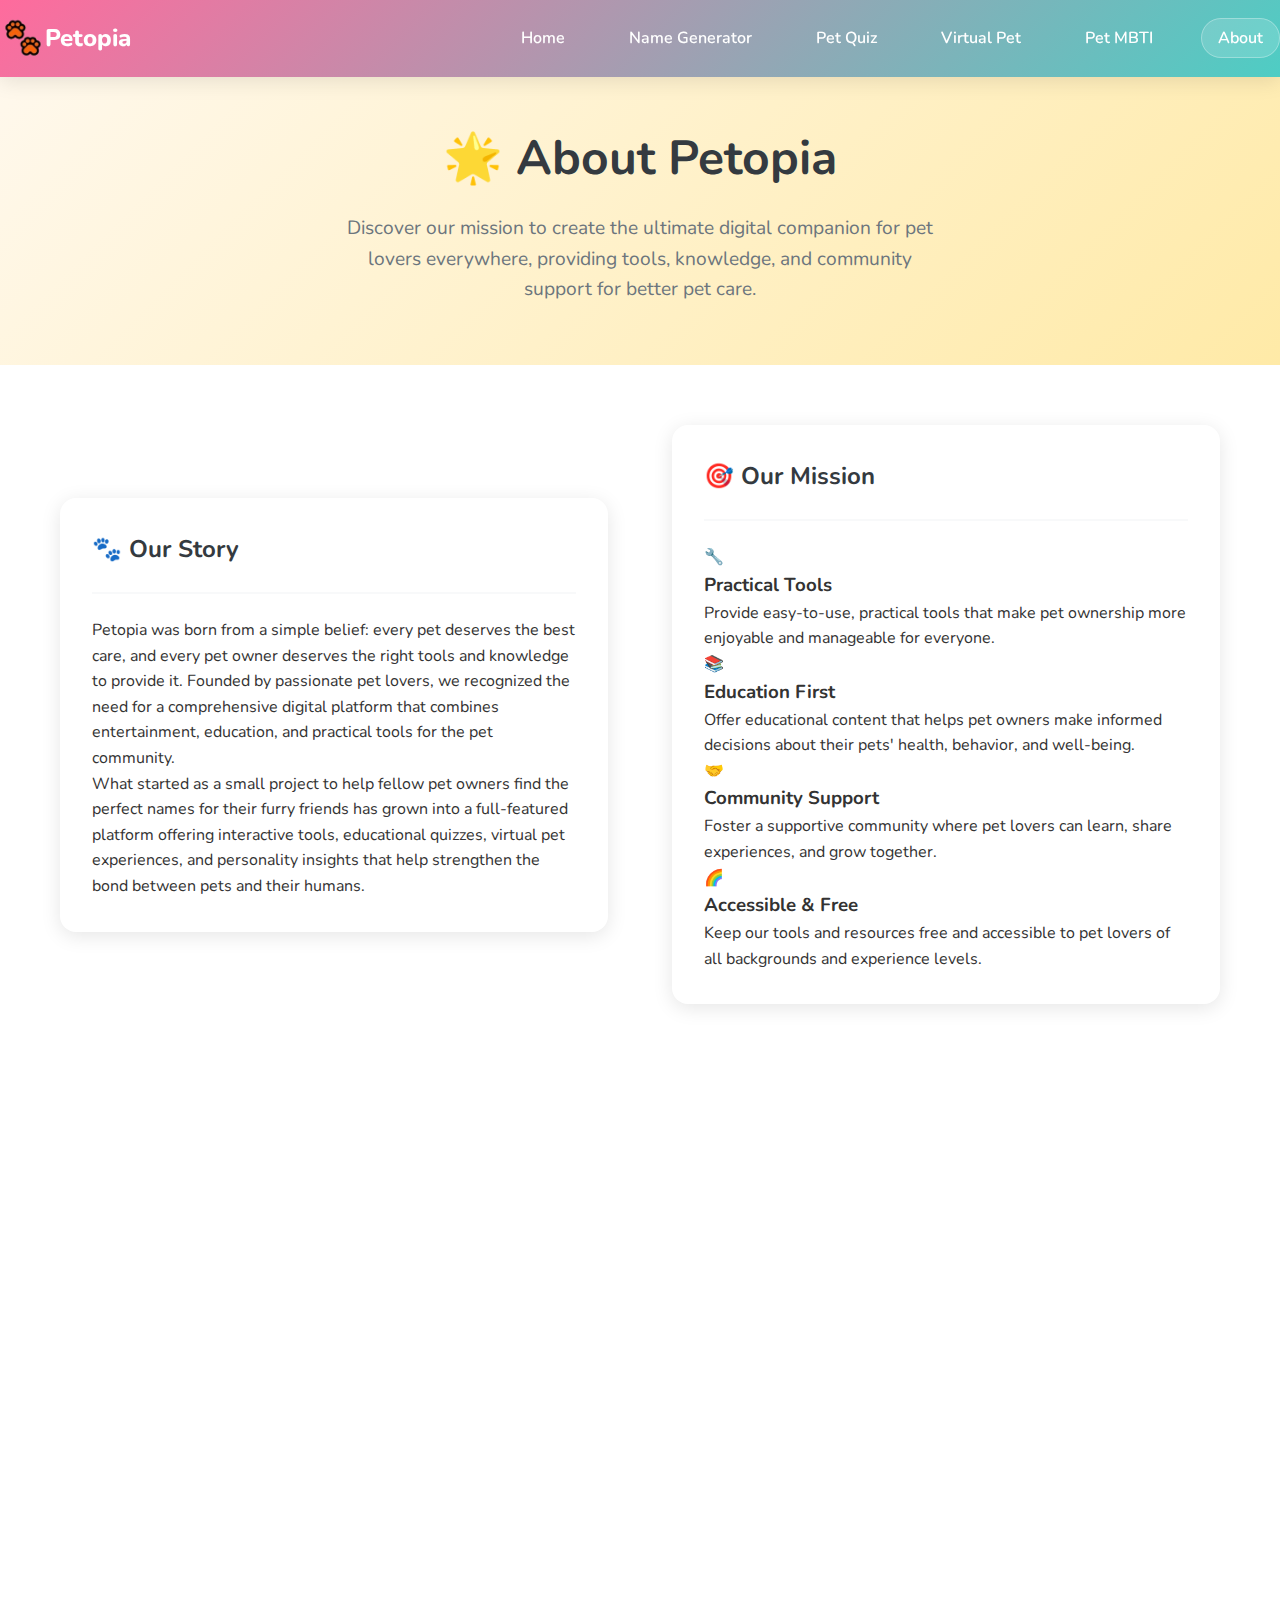
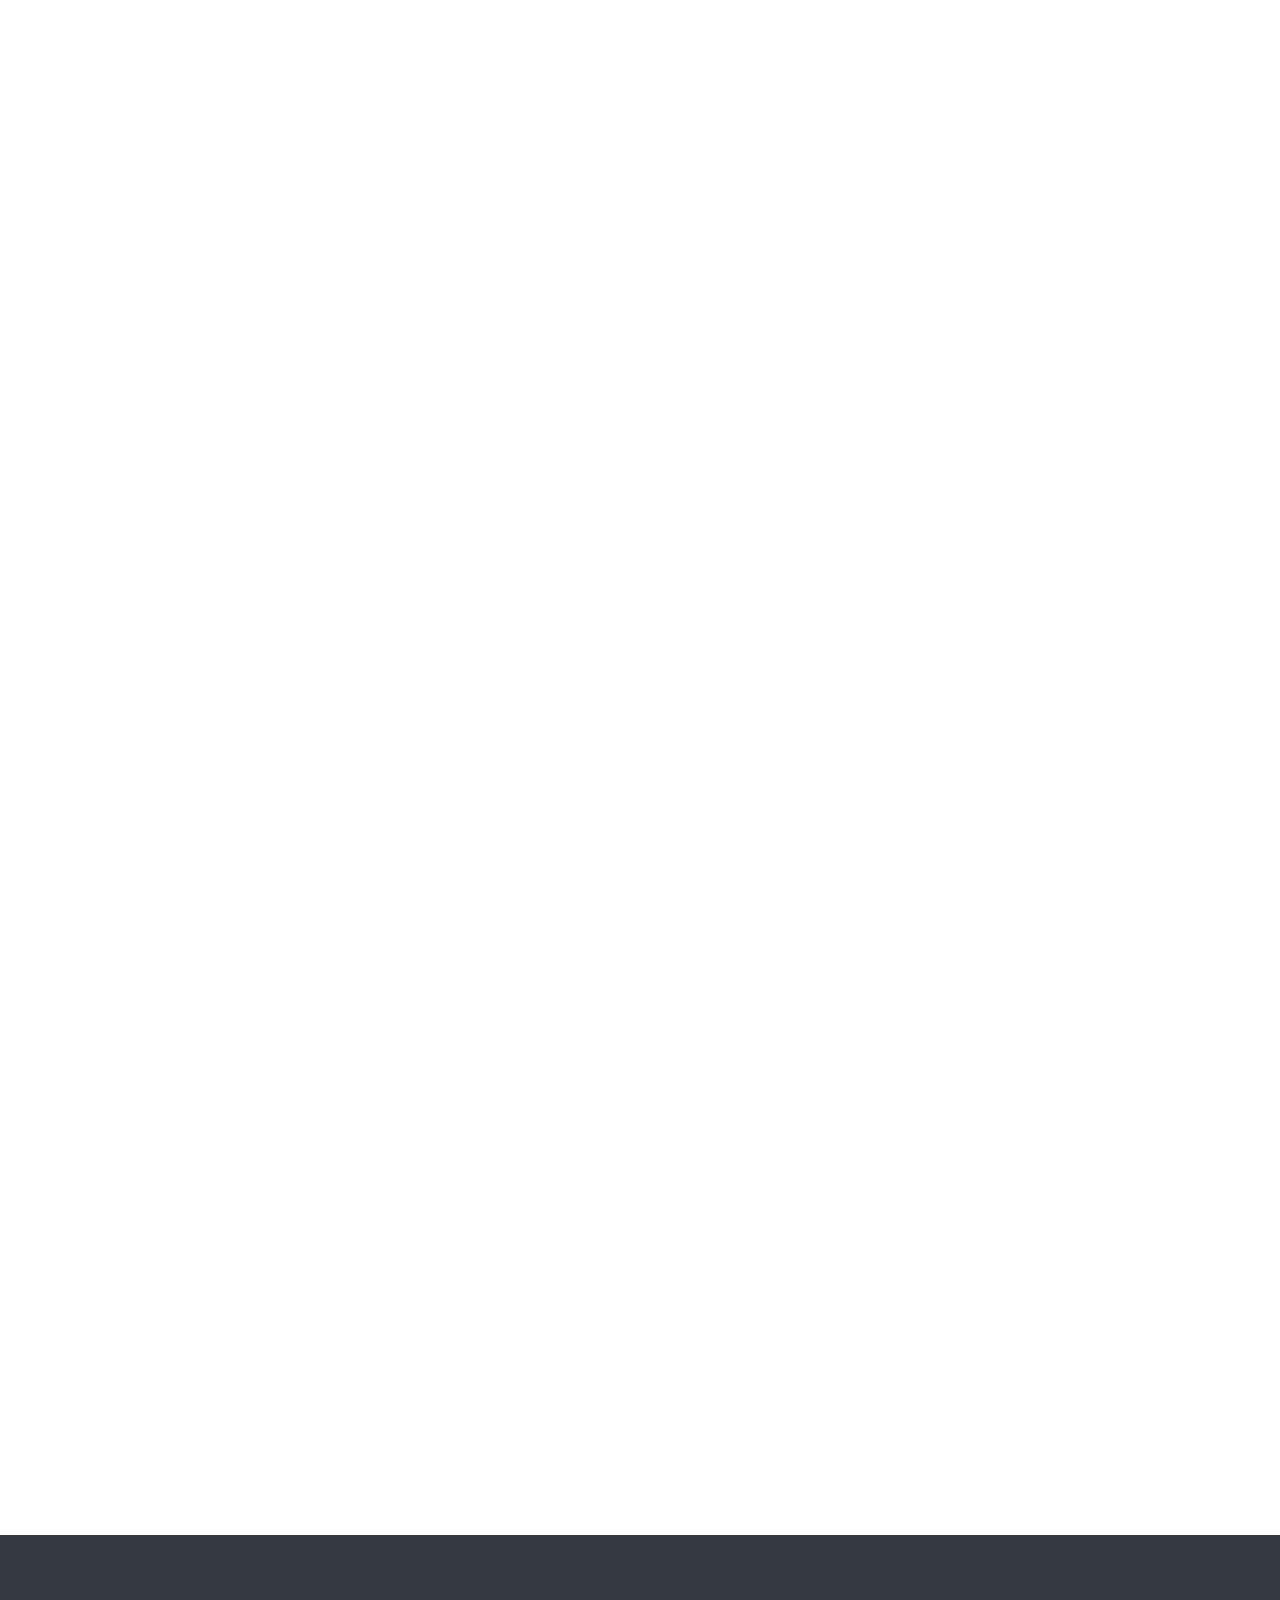
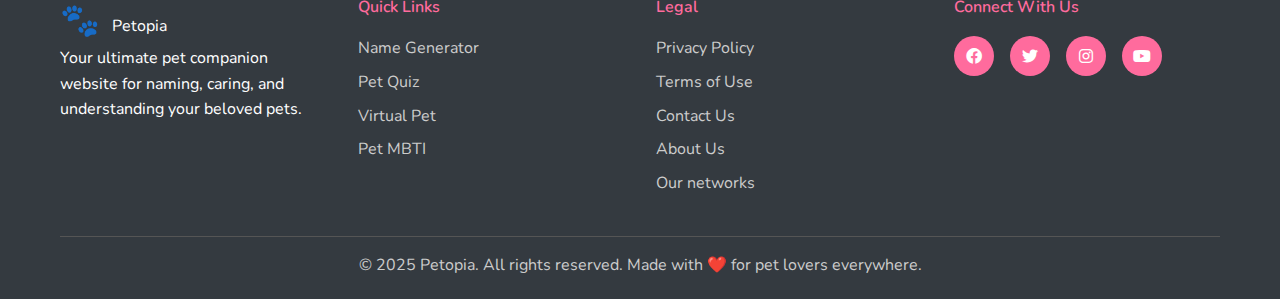
<file: about.html>
<!DOCTYPE html>
<html lang="en">
<head>
    <script async src="https://pagead2.googlesyndication.com/pagead/js/adsbygoogle.js?client=ca-pub-6237171158673362"
     crossorigin="anonymous"></script>
    <!-- Google Tag Manager -->
<script>(function(w,d,s,l,i){w[l]=w[l]||[];w[l].push({'gtm.start':
new Date().getTime(),event:'gtm.js'});var f=d.getElementsByTagName(s)[0],
j=d.createElement(s),dl=l!='dataLayer'?'&l='+l:'';j.async=true;j.src=
'https://www.googletagmanager.com/gtm.js?id='+i+dl;f.parentNode.insertBefore(j,f);
})(window,document,'script','dataLayer','GTM-57524D22');</script>
<!-- End Google Tag Manager -->
    <script async src="https://www.googletagmanager.com/gtag/js?id=G-47C0FYW6BZ"></script>
<script>
  window.dataLayer = window.dataLayer || [];
  function gtag(){dataLayer.push(arguments);}
  gtag('js', new Date());

  gtag('config', 'G-47C0FYW6BZ');
</script>
    <meta charset="UTF-8">
    <meta name="viewport" content="width=device-width, initial-scale=1.0">
    <title>About Petopia - Your Ultimate Pet Companion Website</title>
    <meta name="description" content="Learn about Petopia's mission to offer pet lovers interactive tools, helpful content, and a supportive community for better pet care.">
    <meta name="keywords" content="about Petopia, pet website, pet community, pet care tools, pet lovers">
    
    <!-- Favicon -->
    <link rel="icon" href="data:image/svg+xml,<svg xmlns='http://www.w3.org/2000/svg' viewBox='0 0 100 100'><text y='.9em' font-size='90'>🐾</text></svg>">
    
    <!-- Fonts -->
    <link href="https://fonts.googleapis.com/css2?family=Nunito:wght@300;400;600;700;800&display=swap" rel="stylesheet">
    <link rel="stylesheet" href="https://cdnjs.cloudflare.com/ajax/libs/font-awesome/6.0.0/css/all.min.css">
    
    <!-- Styles -->
    <link rel="stylesheet" href="css/style.css">
</head>
<body>
    <!-- Google Tag Manager (noscript) -->
<noscript><iframe src="https://www.googletagmanager.com/ns.html?id=GTM-57524D22"
height="0" width="0" style="display:none;visibility:hidden"></iframe></noscript>
<!-- End Google Tag Manager (noscript) -->
    <!-- Header -->
    <header class="header">
        <nav class="nav">
            <div class="nav-brand">
                <a href="index.html" class="brand-link">
                   <img src="/images/logo.png" alt="Petopia Logo" style="height: 45px;"> 
                    <span class="brand-text">Petopia</span>
                </a>
            </div>
            <button class="nav-toggle" id="navToggle">
                <i class="fas fa-bars"></i>
            </button>
            <ul class="nav-menu" id="navMenu">
                <li><a href="index.html" class="nav-link">Home</a></li>
                <li><a href="name-generator.html" class="nav-link">Name Generator</a></li>
                <li><a href="quiz.html" class="nav-link">Pet Quiz</a></li>
                <li><a href="virtual-pet.html" class="nav-link">Virtual Pet</a></li>
                <li><a href="mbti.html" class="nav-link">Pet MBTI</a></li>
                <li><a href="about.html" class="nav-link">About</a></li>
            </ul>
        </nav>
    </header>

    <!-- Page Hero -->
    <section class="page-hero">
        <div class="container">
            <h1>🌟 About Petopia</h1>
            <p>Discover our mission to create the ultimate digital companion for pet lovers everywhere, providing tools, knowledge, and community support for better pet care.</p>
        </div>
    </section>

    <!-- Main Content -->
    <section class="main-content">
        <div class="container">
            <div class="about-content">
                <!-- Our Story -->
                <div class="card">
                    <div class="card-header">
                        <h2 class="card-title">🐾 Our Story</h2>
                    </div>
                    <div class="card-body">
                        <p>Petopia was born from a simple belief: every pet deserves the best care, and every pet owner deserves the right tools and knowledge to provide it. Founded by passionate pet lovers, we recognized the need for a comprehensive digital platform that combines entertainment, education, and practical tools for the pet community.</p>
                        
                        <p>What started as a small project to help fellow pet owners find the perfect names for their furry friends has grown into a full-featured platform offering interactive tools, educational quizzes, virtual pet experiences, and personality insights that help strengthen the bond between pets and their humans.</p>
                    </div>
                </div>

                <!-- Our Mission -->
                <div class="card">
                    <div class="card-header">
                        <h2 class="card-title">🎯 Our Mission</h2>
                    </div>
                    <div class="card-body">
                        <div class="mission-grid">
                            <div class="mission-item">
                                <div class="mission-icon">🔧</div>
                                <h3>Practical Tools</h3>
                                <p>Provide easy-to-use, practical tools that make pet ownership more enjoyable and manageable for everyone.</p>
                            </div>
                            <div class="mission-item">
                                <div class="mission-icon">📚</div>
                                <h3>Education First</h3>
                                <p>Offer educational content that helps pet owners make informed decisions about their pets' health, behavior, and well-being.</p>
                            </div>
                            <div class="mission-item">
                                <div class="mission-icon">🤝</div>
                                <h3>Community Support</h3>
                                <p>Foster a supportive community where pet lovers can learn, share experiences, and grow together.</p>
                            </div>
                            <div class="mission-item">
                                <div class="mission-icon">🌈</div>
                                <h3>Accessible & Free</h3>
                                <p>Keep our tools and resources free and accessible to pet lovers of all backgrounds and experience levels.</p>
                            </div>
                        </div>
                    </div>
                </div>

                <!-- What We Offer -->
                <div class="card">
                    <div class="card-header">
                        <h2 class="card-title">✨ What We Offer</h2>
                    </div>
                    <div class="card-body">
                        <div class="features-showcase">
                            <div class="feature-item">
                                <div class="feature-icon">🎨</div>
                                <div class="feature-content">
                                    <h3>Pet Name Generator</h3>
                                    <p>Discover the perfect name for your pet with our intelligent name generator, featuring thousands of names across different categories, styles, and cultural backgrounds.</p>
                                </div>
                            </div>
                            
                            <div class="feature-item">
                                <div class="feature-icon">🧠</div>
                                <div class="feature-content">
                                    <h3>Knowledge Quizzes</h3>
                                    <p>Test and expand your pet care knowledge with our comprehensive quizzes covering nutrition, health, safety, and behavior across different pet types.</p>
                                </div>
                            </div>
                            
                            <div class="feature-item">
                                <div class="feature-icon">🎮</div>
                                <div class="feature-content">
                                    <h3>Virtual Pet Game</h3>
                                    <p>Experience the joys and responsibilities of pet ownership with our interactive virtual pet simulation, complete with feeding, playing, and care mechanics.</p>
                                </div>
                            </div>
                            
                            <div class="feature-item">
                                <div class="feature-icon">🔍</div>
                                <div class="feature-content">
                                    <h3>Pet Personality Testing</h3>
                                    <p>Understand your pet's unique personality with our MBTI-style assessment, providing insights into their behavior, preferences, and care needs.</p>
                                </div>
                            </div>
                        </div>
                    </div>
                </div>

                <!-- Our Values -->
                <div class="card">
                    <div class="card-header">
                        <h2 class="card-title">💝 Our Values</h2>
                    </div>
                    <div class="card-body">
                        <div class="values-list">
                            <div class="value-item">
                                <h4>🐕 Pet Welfare First</h4>
                                <p>Every feature and piece of content is designed with pet health and happiness as our top priority.</p>
                            </div>
                            
                            <div class="value-item">
                                <h4>🔬 Science-Based Information</h4>
                                <p>Our educational content is grounded in veterinary science and animal behavior research.</p>
                            </div>
                            
                            <div class="value-item">
                                <h4>🌍 Inclusive Community</h4>
                                <p>We welcome pet lovers of all backgrounds, experience levels, and pet types to our community.</p>
                            </div>
                            
                            <div class="value-item">
                                <h4>🔒 Privacy & Security</h4>
                                <p>Your personal information and pet data are protected with the highest standards of privacy and security.</p>
                            </div>
                            
                            <div class="value-item">
                                <h4>🎨 User-Friendly Design</h4>
                                <p>We believe powerful tools should be simple to use, with intuitive design that works for everyone.</p>
                            </div>
                            
                            <div class="value-item">
                                <h4>📱 Accessible Everywhere</h4>
                                <p>Our platform works seamlessly across all devices, ensuring pet care tools are always within reach.</p>
                            </div>
                        </div>
                    </div>
                </div>

                <!-- Future Vision -->
                <div class="card">
                    <div class="card-header">
                        <h2 class="card-title">🚀 Looking Ahead</h2>
                    </div>
                    <div class="card-body">
                        <p>We're continuously working to expand and improve Petopia based on community feedback and emerging pet care trends. Our roadmap includes:</p>
                        
                        <div class="roadmap-items">
                            <div class="roadmap-item">
                                <div class="roadmap-icon">🏥</div>
                                <h4>Health Tracking Tools</h4>
                                <p>Advanced tools for monitoring pet health metrics, vaccination schedules, and veterinary appointments.</p>
                            </div>
                            
                            <div class="roadmap-item">
                                <div class="roadmap-icon">👥</div>
                                <h4>Community Features</h4>
                                <p>Social features that allow pet owners to connect, share experiences, and support each other.</p>
                            </div>
                            
                            <div class="roadmap-item">
                                <div class="roadmap-icon">📚</div>
                                <h4>Expert Content</h4>
                                <p>Collaborations with veterinarians and animal behaviorists to provide professional insights and advice.</p>
                            </div>
                            
                            <div class="roadmap-item">
                                <div class="roadmap-icon">🌐</div>
                                <h4>Mobile App</h4>
                                <p>Native mobile applications for iOS and Android with enhanced features and offline capabilities.</p>
                            </div>
                        </div>
                    </div>
                </div>

                <!-- Contact CTA -->
                <div class="card cta-card">
                    <div class="card-body">
                        <h3>💌 Get Involved</h3>
                        <p>Have ideas for new features? Questions about pet care? Want to share your pet's story? We'd love to hear from you!</p>
                        
                        <div class="cta-buttons">
                            <a href="contact.html" class="btn btn-primary">
                                <i class="fas fa-envelope"></i> Contact Us
                            </a>
                            <a href="index.html" class="btn btn-secondary">
                                <i class="fas fa-home"></i> Explore Tools
                            </a>
                        </div>
                    </div>
                </div>
            </div>
        </div>
       <!-- Contact CTA 카드 끝난 바로 아래 -->
<div class="card utilcentral-card">
    <div class="card-header">
        <h3>🌐 Part of Our Networks</h3>
    </div>
    <div class="card-body">
        <p>MBTILove is part of <strong>Our Networks</strong>, a growing ecosystem of lightweight, privacy-friendly tools.</p>
        <p>Explore the full ecosystem here:<br>
        👉 <a href="https://utilcentral.com" target="_blank" style="color: var(--romantic-rose);"><strong>utilcentral.com</strong></a>
        </p>
    </div>
</div>

    </section>

    <!-- Footer -->
    <footer class="footer">
        <div class="container">
            <div class="footer-content">
                <div class="footer-section">
                    <div class="footer-brand">
                        <span class="brand-icon">🐾</span>
                        <span class="brand-text">Petopia</span>
                    </div>
                    <p>Your ultimate pet companion website for naming, caring, and understanding your beloved pets.</p>
                </div>
            
                <div class="footer-section">
                    <h4>Quick Links</h4>
                    <ul class="footer-links">
                        <li><a href="name-generator.html">Name Generator</a></li>
                        <li><a href="quiz.html">Pet Quiz</a></li>
                        <li><a href="virtual-pet.html">Virtual Pet</a></li>
                        <li><a href="mbti.html">Pet MBTI</a></li>
                    </ul>
                </div>
            
                <div class="footer-section">
                    <h4>Legal</h4>
                    <ul class="footer-links">
                        <li><a href="privacy.html">Privacy Policy</a></li>
                        <li><a href="terms.html">Terms of Use</a></li>
                        <li><a href="contact.html">Contact Us</a></li>
                        <li><a href="about.html">About Us</a></li>
                        <li><a href="https://utilcentral.com">Our networks</a></li>
                    </ul>
                </div>
            
                <div class="footer-section">
                    <h4>Connect With Us</h4>
                    <div class="social-links">
                        <a href="#" class="social-link"><i class="fab fa-facebook"></i></a>
                        <a href="#" class="social-link"><i class="fab fa-twitter"></i></a>
                        <a href="#" class="social-link"><i class="fab fa-instagram"></i></a>
                        <a href="#" class="social-link"><i class="fab fa-youtube"></i></a>
                    </div>
                </div>
            </div>
            
            <div class="footer-bottom">
                <p>&copy; 2025 Petopia. All rights reserved. Made with ❤️ for pet lovers everywhere.</p>
            </div>
        </div>
    </footer>

    <script src="js/main.js"></script>
</body>
</html>
</file>
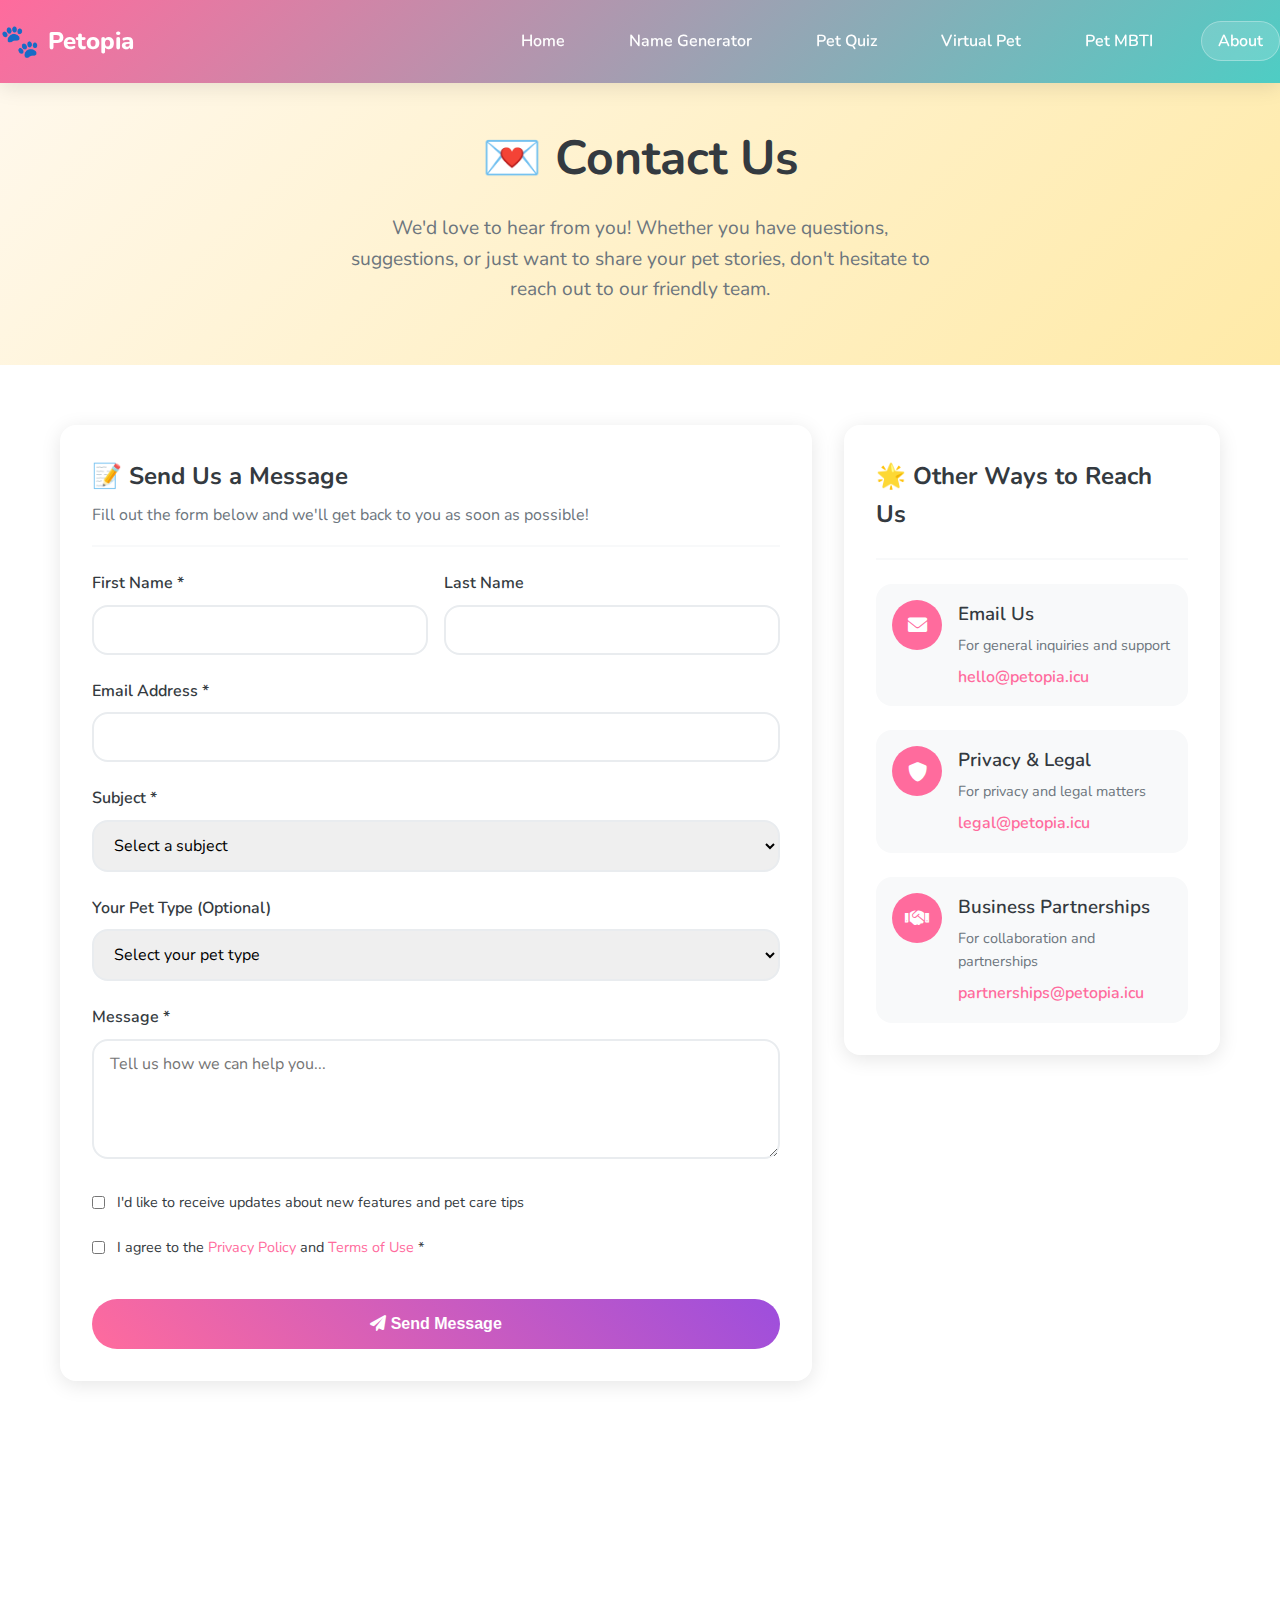
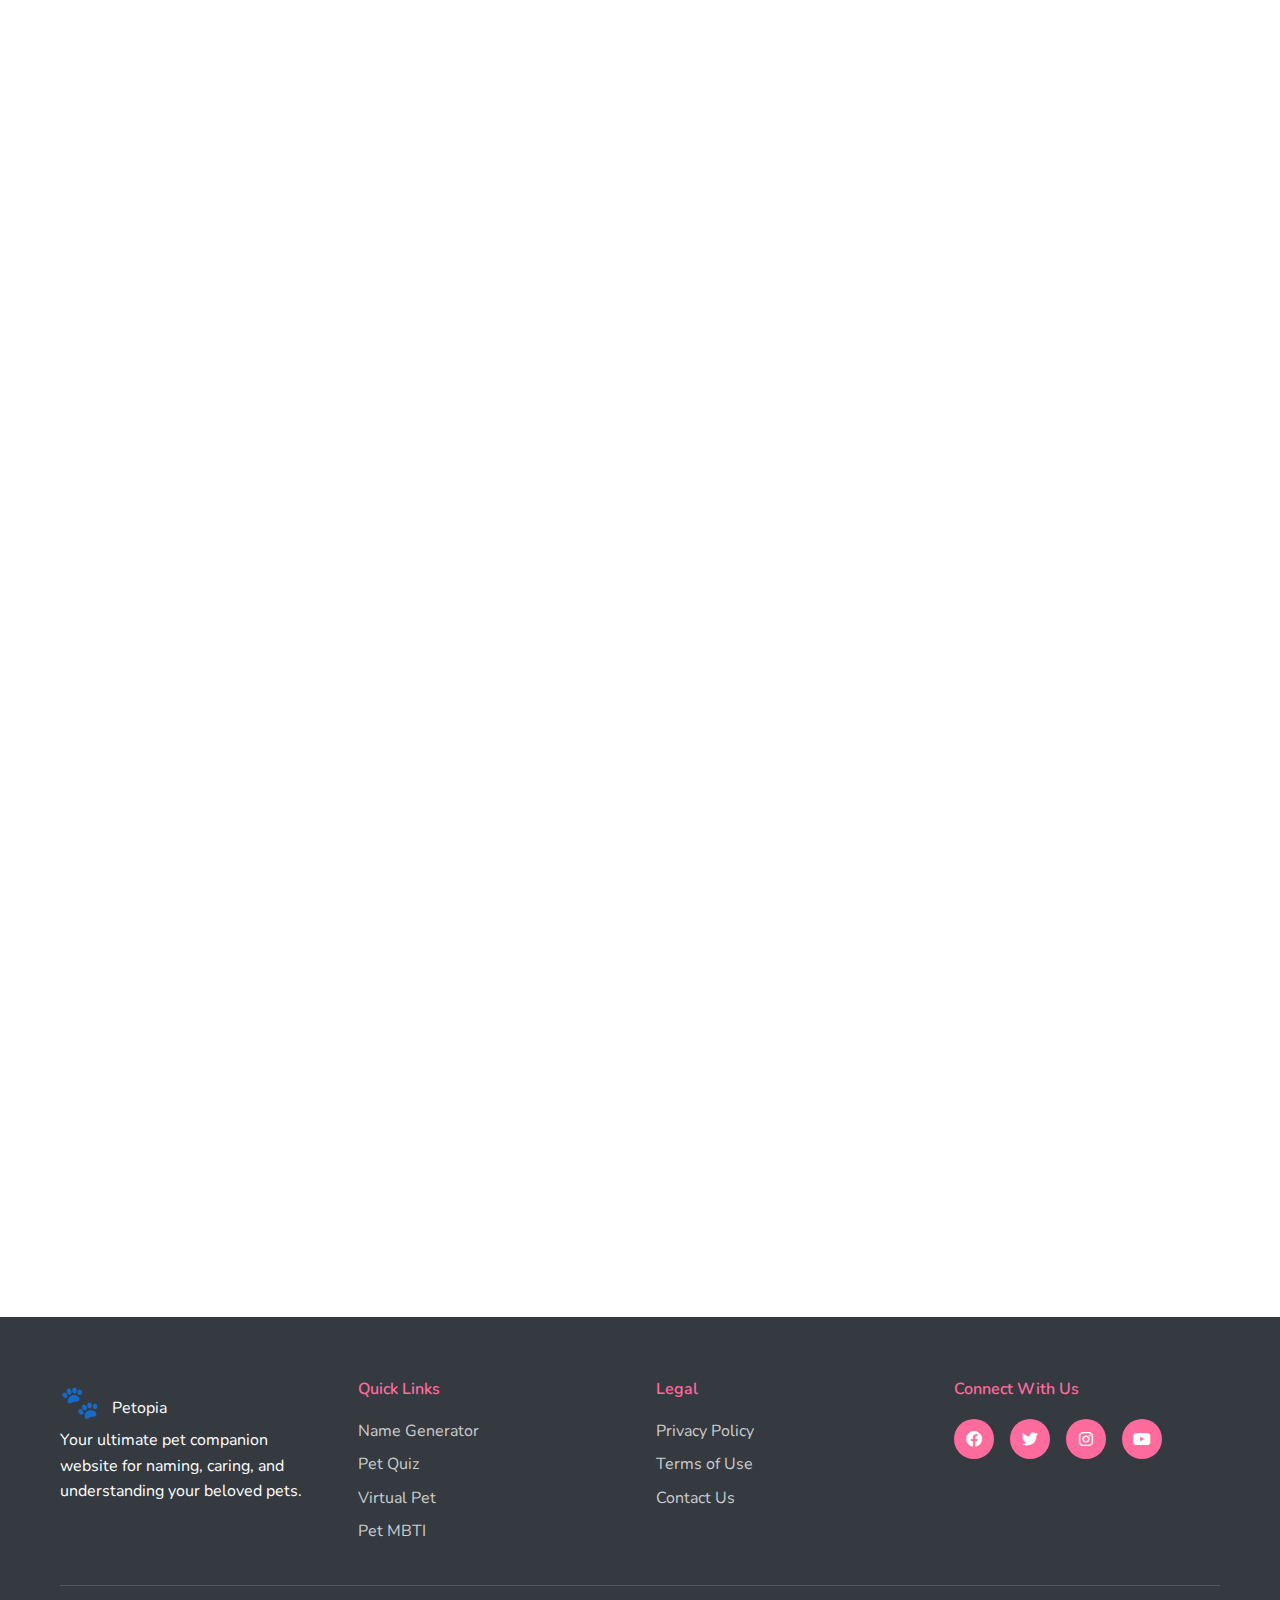
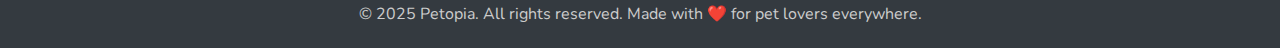
<file: contact.html>
<!DOCTYPE html>
<html lang="en">
<head>
    <meta charset="UTF-8">
    <meta name="viewport" content="width=device-width, initial-scale=1.0">
    <title>Contact Us - Get in Touch with Petopia</title>
    <meta name="description" content="Have questions about Petopia? Contact us through our contact form or reach out via email. We'd love to hear from you and help with your pet-related needs!">
    <meta name="keywords" content="contact Petopia, customer support, pet questions, feedback, help">
    
    <!-- Favicon -->
    <link rel="icon" href="data:image/svg+xml,<svg xmlns='http://www.w3.org/2000/svg' viewBox='0 0 100 100'><text y='.9em' font-size='90'>🐾</text></svg>">
    
    <!-- Fonts -->
    <link href="https://fonts.googleapis.com/css2?family=Nunito:wght@300;400;600;700;800&display=swap" rel="stylesheet">
    <link rel="stylesheet" href="https://cdnjs.cloudflare.com/ajax/libs/font-awesome/6.0.0/css/all.min.css">
    
    <!-- Styles -->
    <link rel="stylesheet" href="css/style.css">
</head>
<body>
    <!-- Header -->
    <header class="header">
        <nav class="nav">
            <div class="nav-brand">
                <a href="index.html" class="brand-link">
                    <span class="brand-icon">🐾</span>
                    <span class="brand-text">Petopia</span>
                </a>
            </div>
            <button class="nav-toggle" id="navToggle">
                <i class="fas fa-bars"></i>
            </button>
            <ul class="nav-menu" id="navMenu">
                <li><a href="index.html" class="nav-link">Home</a></li>
                <li><a href="name-generator.html" class="nav-link">Name Generator</a></li>
                <li><a href="quiz.html" class="nav-link">Pet Quiz</a></li>
                <li><a href="virtual-pet.html" class="nav-link">Virtual Pet</a></li>
                <li><a href="mbti.html" class="nav-link">Pet MBTI</a></li>
                <li><a href="about.html" class="nav-link">About</a></li>
            </ul>
        </nav>
    </header>

    <!-- Page Hero -->
    <section class="page-hero">
        <div class="container">
            <h1>💌 Contact Us</h1>
            <p>We'd love to hear from you! Whether you have questions, suggestions, or just want to share your pet stories, don't hesitate to reach out to our friendly team.</p>
        </div>
    </section>

    <!-- Main Content -->
    <section class="main-content">
        <div class="container">
            <div class="contact-content">
                <!-- Contact Form -->
                <div class="contact-form-section">
                    <div class="card">
                        <div class="card-header">
                            <h2 class="card-title">📝 Send Us a Message</h2>
                            <p class="card-subtitle">Fill out the form below and we'll get back to you as soon as possible!</p>
                        </div>
                        
                        <form id="contactForm" class="contact-form">
                            <div class="form-row">
                                <div class="form-group">
                                    <label for="firstName" class="form-label">First Name *</label>
                                    <input type="text" id="firstName" name="firstName" class="form-input" required>
                                </div>
                                <div class="form-group">
                                    <label for="lastName" class="form-label">Last Name</label>
                                    <input type="text" id="lastName" name="lastName" class="form-input">
                                </div>
                            </div>
                            
                            <div class="form-group">
                                <label for="email" class="form-label">Email Address *</label>
                                <input type="email" id="email" name="email" class="form-input" required>
                            </div>
                            
                            <div class="form-group">
                                <label for="subject" class="form-label">Subject *</label>
                                <select id="subject" name="subject" class="form-select" required>
                                    <option value="">Select a subject</option>
                                    <option value="general">General Question</option>
                                    <option value="technical">Technical Issue</option>
                                    <option value="feature">Feature Request</option>
                                    <option value="feedback">Feedback & Suggestions</option>
                                    <option value="business">Business Inquiry</option>
                                    <option value="privacy">Privacy Concern</option>
                                    <option value="other">Other</option>
                                </select>
                            </div>
                            
                            <div class="form-group">
                                <label for="petType" class="form-label">Your Pet Type (Optional)</label>
                                <select id="petType" name="petType" class="form-select">
                                    <option value="">Select your pet type</option>
                                    <option value="dog">Dog 🐕</option>
                                    <option value="cat">Cat 🐱</option>
                                    <option value="bird">Bird 🐦</option>
                                    <option value="rabbit">Rabbit 🐰</option>
                                    <option value="fish">Fish 🐠</option>
                                    <option value="reptile">Reptile 🦎</option>
                                    <option value="multiple">Multiple Pets</option>
                                    <option value="none">No Pet Yet</option>
                                    <option value="other">Other</option>
                                </select>
                            </div>
                            
                            <div class="form-group">
                                <label for="message" class="form-label">Message *</label>
                                <textarea id="message" name="message" class="form-textarea" placeholder="Tell us how we can help you..." required></textarea>
                            </div>
                            
                            <div class="form-group">
                                <label class="checkbox-label">
                                    <input type="checkbox" id="newsletter" name="newsletter" class="form-checkbox">
                                    <span class="checkbox-text">I'd like to receive updates about new features and pet care tips</span>
                                </label>
                            </div>
                            
                            <div class="form-group">
                                <label class="checkbox-label">
                                    <input type="checkbox" id="privacy" name="privacy" class="form-checkbox" required>
                                    <span class="checkbox-text">I agree to the <a href="privacy.html" target="_blank">Privacy Policy</a> and <a href="terms.html" target="_blank">Terms of Use</a> *</span>
                                </label>
                            </div>
                            
                            <button type="submit" class="btn btn-primary btn-submit">
                                <i class="fas fa-paper-plane"></i> Send Message
                            </button>
                        </form>
                    </div>
                </div>

                <!-- Contact Information -->
                <div class="contact-info-section">
                    <div class="card">
                        <div class="card-header">
                            <h2 class="card-title">🌟 Other Ways to Reach Us</h2>
                        </div>
                        
                        <div class="contact-methods">
                            <div class="contact-method">
                                <div class="method-icon">
                                    <i class="fas fa-envelope"></i>
                                </div>
                                <div class="method-details">
                                    <h3>Email Us</h3>
                                    <p>For general inquiries and support</p>
                                    <a href="mailto:hello@petopia.icu" class="contact-link">hello@petopia.icu</a>
                                </div>
                            </div>
                            
                            <div class="contact-method">
                                <div class="method-icon">
                                    <i class="fas fa-shield-alt"></i>
                                </div>
                                <div class="method-details">
                                    <h3>Privacy & Legal</h3>
                                    <p>For privacy and legal matters</p>
                                    <a href="mailto:legal@petopia.icu" class="contact-link">legal@petopia.icu</a>
                                </div>
                            </div>
                            
                            <div class="contact-method">
                                <div class="method-icon">
                                    <i class="fas fa-handshake"></i>
                                </div>
                                <div class="method-details">
                                    <h3>Business Partnerships</h3>
                                    <p>For collaboration and partnerships</p>
                                    <a href="mailto:partnerships@petopia.icu" class="contact-link">partnerships@petopia.icu</a>
                                </div>
                            </div>
                        </div>
                    </div>
                    
                    <!-- FAQ Section -->
                    <div class="card">
                        <div class="card-header">
                            <h3 class="card-title">❓ Frequently Asked Questions</h3>
                        </div>
                        
                        <div class="faq-section">
                            <div class="faq-item">
                                <h4>How accurate are the pet personality tests?</h4>
                                <p>Our MBTI and personality tests are based on established animal behavior research and are designed for entertainment and educational purposes. While they provide insights into your pet's traits, they should complement, not replace, your personal observations and professional veterinary advice.</p>
                            </div>
                            
                            <div class="faq-item">
                                <h4>Is Petopia free to use?</h4>
                                <p>Yes! All our pet tools including the name generator, quiz, virtual pet game, and MBTI test are completely free to use. We support the website through tasteful advertising to keep it free for pet lovers everywhere.</p>
                            </div>
                            
                            <div class="faq-item">
                                <h4>Do you store my pet's information?</h4>
                                <p>We store your preferences and results locally in your browser for a better experience. This information stays on your device and isn't sent to our servers unless you contact us directly. Check our <a href="privacy.html">Privacy Policy</a> for full details.</p>
                            </div>
                            
                            <div class="faq-item">
                                <h4>Can I suggest new features or pet names?</h4>
                                <p>Absolutely! We love hearing from our community. Use the contact form above with "Feature Request" as the subject, or email us your suggestions. We're always looking to improve and add new features based on user feedback.</p>
                            </div>
                            
                            <div class="faq-item">
                                <h4>Is this website suitable for children?</h4>
                                <p>Petopia is designed to be family-friendly and suitable for pet lovers of all ages. However, we recommend parental supervision for children under 13, and we do not knowingly collect personal information from children under 13.</p>
                            </div>
                        </div>
                    </div>
                </div>
            </div>
        </div>
    </section>

    <!-- Footer -->
    <footer class="footer">
        <div class="container">
            <div class="footer-content">
                <div class="footer-section">
                    <div class="footer-brand">
                        <span class="brand-icon">🐾</span>
                        <span class="brand-text">Petopia</span>
                    </div>
                    <p>Your ultimate pet companion website for naming, caring, and understanding your beloved pets.</p>
                </div>
                
                <div class="footer-section">
                    <h4>Quick Links</h4>
                    <ul class="footer-links">
                        <li><a href="name-generator.html">Name Generator</a></li>
                        <li><a href="quiz.html">Pet Quiz</a></li>
                        <li><a href="virtual-pet.html">Virtual Pet</a></li>
                        <li><a href="mbti.html">Pet MBTI</a></li>
                    </ul>
                </div>
                
                <div class="footer-section">
                    <h4>Legal</h4>
                    <ul class="footer-links">
                        <li><a href="privacy.html">Privacy Policy</a></li>
                        <li><a href="terms.html">Terms of Use</a></li>
                        <li><a href="contact.html">Contact Us</a></li>
                    </ul>
                </div>
                
                <div class="footer-section">
                    <h4>Connect With Us</h4>
                    <div class="social-links">
                        <a href="#" class="social-link"><i class="fab fa-facebook"></i></a>
                        <a href="#" class="social-link"><i class="fab fa-twitter"></i></a>
                        <a href="#" class="social-link"><i class="fab fa-instagram"></i></a>
                        <a href="#" class="social-link"><i class="fab fa-youtube"></i></a>
                    </div>
                </div>
            </div>
            
            <div class="footer-bottom">
                <p>&copy; 2025 Petopia. All rights reserved. Made with ❤️ for pet lovers everywhere.</p>
            </div>
        </div>
    </footer>

    <script src="js/main.js"></script>
    <script>
        // Contact form handling
        document.addEventListener('DOMContentLoaded', function() {
            const contactForm = document.getElementById('contactForm');
            
            contactForm.addEventListener('submit', function(e) {
                e.preventDefault();
                
                const submitButton = contactForm.querySelector('.btn-submit');
                const originalContent = submitButton.innerHTML;
                
                // Show loading state
                submitButton.innerHTML = '<span class="loading"></span> Sending...';
                submitButton.disabled = true;
                
                // Get form data
                const formData = new FormData(contactForm);
                const formObject = Object.fromEntries(formData);
                
                // Simulate form submission (in a real application, this would send to a server)
                setTimeout(() => {
                    // Reset form
                    contactForm.reset();
                    
                    // Reset button
                    submitButton.innerHTML = originalContent;
                    submitButton.disabled = false;
                    
                    // Show success message
                    PetopiaUtils.showAlert('Thank you for your message! We\'ll get back to you soon. 🐾', 'success');
                    
                    // In a real application, you would send the form data to your server here
                    console.log('Contact form submission:', formObject);
                    
                }, 2000);
            });
        });
    </script>
    
    <style>
        /* Contact page specific styles */
        .contact-content {
            display: grid;
            grid-template-columns: 2fr 1fr;
            gap: 2rem;
            max-width: 1200px;
            margin: 0 auto;
        }
        
        .contact-form-section,
        .contact-info-section {
            display: flex;
            flex-direction: column;
            gap: 2rem;
        }
        
        .form-row {
            display: grid;
            grid-template-columns: 1fr 1fr;
            gap: 1rem;
        }
        
        .checkbox-label {
            display: flex;
            align-items: flex-start;
            gap: 0.75rem;
            cursor: pointer;
            line-height: 1.5;
        }
        
        .form-checkbox {
            margin-top: 0.25rem;
        }
        
        .checkbox-text {
            color: var(--gray-dark);
            font-size: 0.9rem;
        }
        
        .checkbox-text a {
            color: var(--primary-color);
            text-decoration: none;
        }
        
        .checkbox-text a:hover {
            text-decoration: underline;
        }
        
        .btn-submit {
            width: 100%;
            margin-top: 1rem;
            padding: 1rem 2rem;
        }
        
        .contact-methods {
            display: flex;
            flex-direction: column;
            gap: 1.5rem;
        }
        
        .contact-method {
            display: flex;
            align-items: flex-start;
            gap: 1rem;
            padding: 1rem;
            background: var(--gray-light);
            border-radius: var(--border-radius);
        }
        
        .method-icon {
            background: var(--primary-color);
            color: var(--white);
            width: 50px;
            height: 50px;
            border-radius: 50%;
            display: flex;
            align-items: center;
            justify-content: center;
            font-size: 1.2rem;
            flex-shrink: 0;
        }
        
        .method-details h3 {
            color: var(--gray-dark);
            margin-bottom: 0.25rem;
            font-weight: 600;
        }
        
        .method-details p {
            color: var(--gray-medium);
            margin-bottom: 0.5rem;
            font-size: 0.9rem;
        }
        
        .contact-link {
            color: var(--primary-color);
            font-weight: 600;
            text-decoration: none;
            transition: var(--transition);
        }
        
        .contact-link:hover {
            text-decoration: underline;
            color: var(--secondary-color);
        }
        
        .faq-section {
            display: flex;
            flex-direction: column;
            gap: 1rem;
        }
        
        .faq-item {
            background: var(--gray-light);
            padding: 1.5rem;
            border-radius: var(--border-radius);
            border-left: 4px solid var(--primary-color);
        }
        
        .faq-item h4 {
            color: var(--gray-dark);
            margin-bottom: 0.75rem;
            font-weight: 600;
        }
        
        .faq-item p {
            color: var(--gray-medium);
            line-height: 1.6;
            margin: 0;
        }
        
        .faq-item a {
            color: var(--primary-color);
            text-decoration: none;
        }
        
        .faq-item a:hover {
            text-decoration: underline;
        }
        
        /* Legal content styles for privacy and terms pages */
        .legal-content {
            max-width: 800px;
            margin: 0 auto;
        }
        
        .last-updated {
            background: var(--gray-light);
            padding: 0.75rem 1rem;
            border-radius: var(--border-radius);
            color: var(--gray-medium);
            font-weight: 600;
            margin: 0;
            text-align: center;
        }
        
        .legal-text {
            padding: 2rem;
            line-height: 1.7;
        }
        
        .legal-text h2 {
            color: var(--gray-dark);
            font-weight: 700;
            margin: 2rem 0 1rem 0;
            padding-bottom: 0.5rem;
            border-bottom: 2px solid var(--primary-color);
        }
        
        .legal-text h2:first-child {
            margin-top: 0;
        }
        
        .legal-text h3 {
            color: var(--gray-dark);
            font-weight: 600;
            margin: 1.5rem 0 0.75rem 0;
        }
        
        .legal-text p {
            color: var(--gray-dark);
            margin-bottom: 1rem;
        }
        
        .legal-text ul {
            margin: 1rem 0;
            padding-left: 2rem;
        }
        
        .legal-text li {
            color: var(--gray-dark);
            margin-bottom: 0.5rem;
        }
        
        .legal-text strong {
            color: var(--gray-dark);
            font-weight: 600;
        }
        
        .legal-text a {
            color: var(--primary-color);
            text-decoration: none;
            font-weight: 600;
        }
        
        .legal-text a:hover {
            text-decoration: underline;
        }
        
        .privacy-summary,
        .terms-summary {
            background: var(--gray-light);
            padding: 2rem;
            border-radius: var(--border-radius);
            margin-top: 2rem;
        }
        
        .privacy-summary h3,
        .terms-summary h3 {
            color: var(--primary-color);
            text-align: center;
            margin-bottom: 1.5rem;
            font-weight: 700;
        }
        
        .summary-grid {
            display: grid;
            grid-template-columns: repeat(auto-fit, minmax(200px, 1fr));
            gap: 1.5rem;
        }
        
        .summary-item {
            text-align: center;
            padding: 1rem;
        }
        
        .summary-icon {
            font-size: 2rem;
            margin-bottom: 1rem;
        }
        
        .summary-item h4 {
            color: var(--gray-dark);
            margin-bottom: 0.5rem;
            font-weight: 600;
        }
        
        .summary-item p {
            color: var(--gray-medium);
            font-size: 0.9rem;
            line-height: 1.5;
            margin: 0;
        }
        
        @media (max-width: 768px) {
            .contact-content {
                grid-template-columns: 1fr;
            }
            
            .form-row {
                grid-template-columns: 1fr;
            }
            
            .legal-text {
                padding: 1rem;
            }
            
            .legal-text ul {
                padding-left: 1rem;
            }
            
            .summary-grid {
                grid-template-columns: 1fr 1fr;
            }
        }
        
        @media (max-width: 480px) {
            .summary-grid {
                grid-template-columns: 1fr;
            }
        }
    </style>
</body>
</html>
</file>
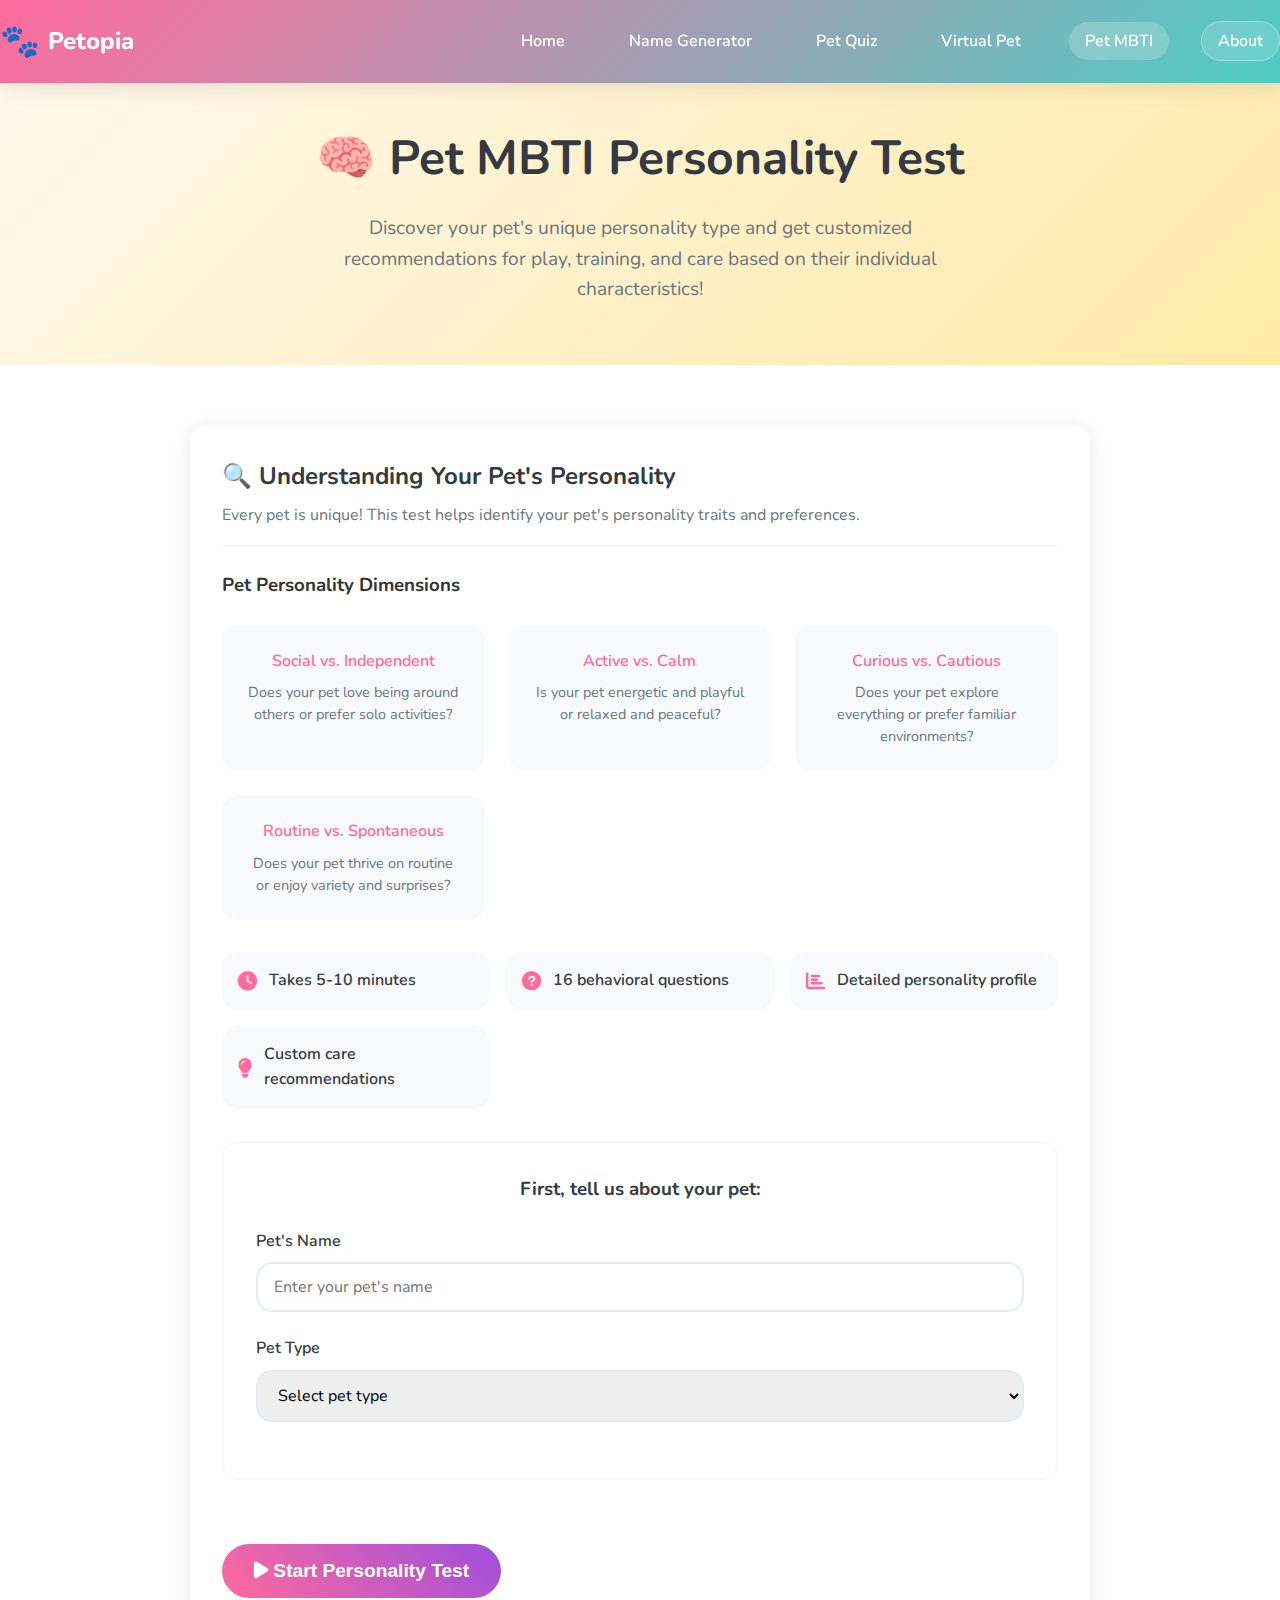
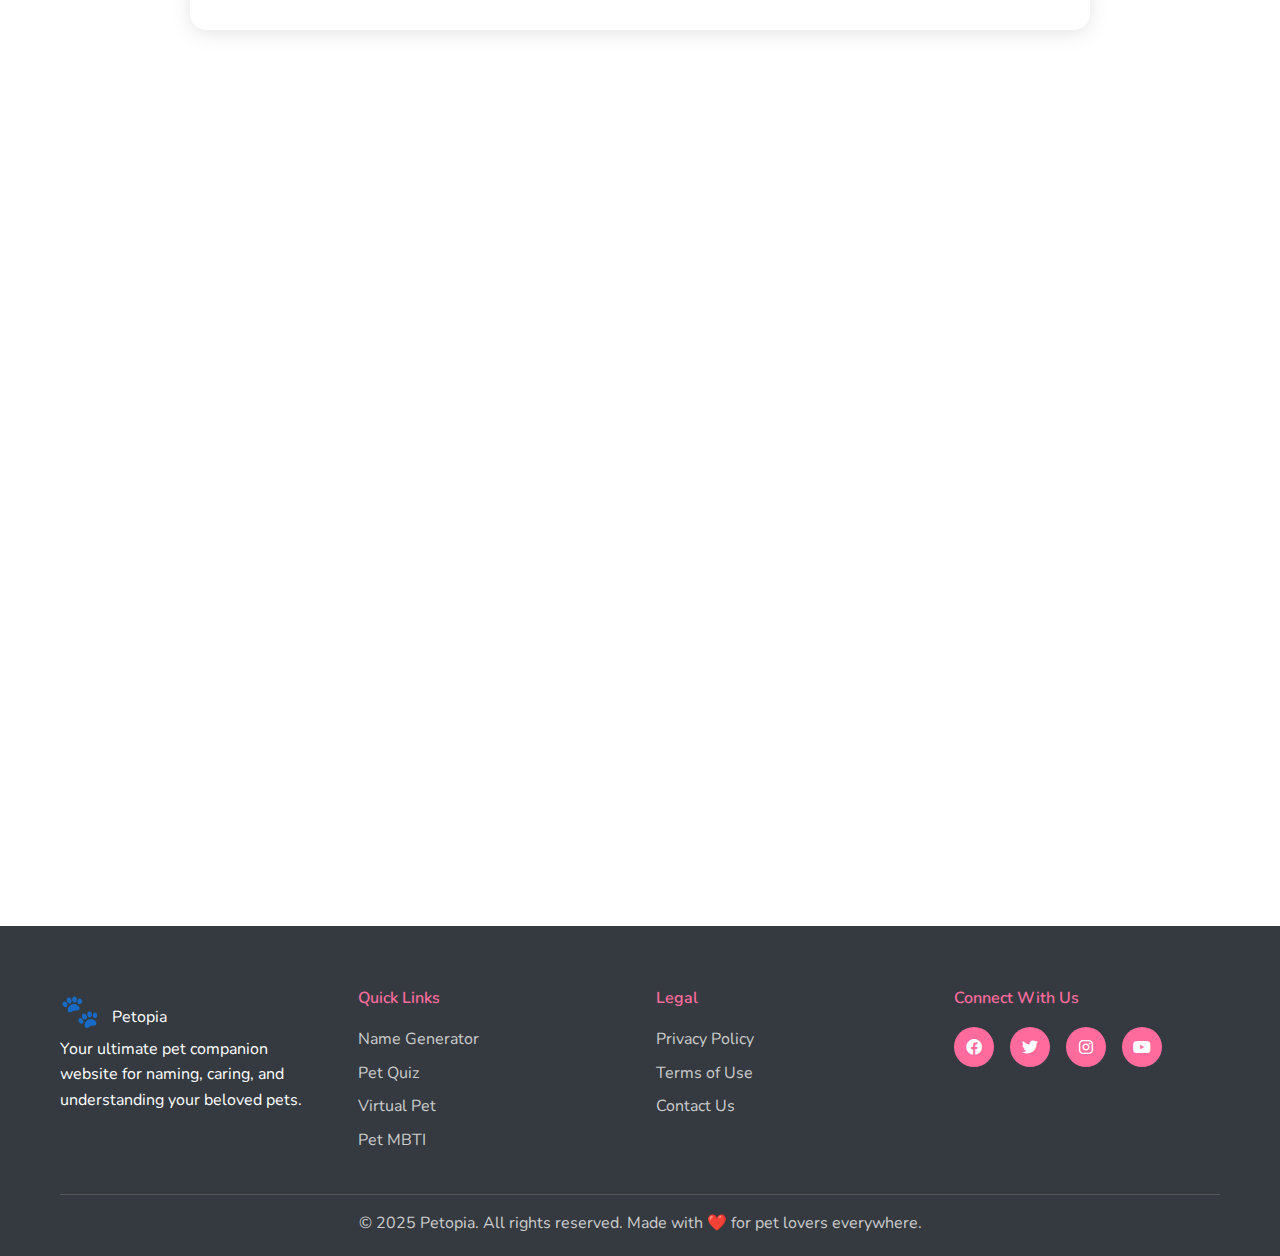
<file: mbti.html>
<!DOCTYPE html>
<html lang="en">
<head>
    <script async src="https://pagead2.googlesyndication.com/pagead/js/adsbygoogle.js?client=ca-pub-6237171158673362"
     crossorigin="anonymous"></script>
    <!-- Google Tag Manager -->
<script>(function(w,d,s,l,i){w[l]=w[l]||[];w[l].push({'gtm.start':
new Date().getTime(),event:'gtm.js'});var f=d.getElementsByTagName(s)[0],
j=d.createElement(s),dl=l!='dataLayer'?'&l='+l:'';j.async=true;j.src=
'https://www.googletagmanager.com/gtm.js?id='+i+dl;f.parentNode.insertBefore(j,f);
})(window,document,'script','dataLayer','GTM-57524D22');</script>
<!-- End Google Tag Manager -->
    <script async src="https://www.googletagmanager.com/gtag/js?id=G-47C0FYW6BZ"></script>
<script>
  window.dataLayer = window.dataLayer || [];
  function gtag(){dataLayer.push(arguments);}
  gtag('js', new Date());

  gtag('config', 'G-47C0FYW6BZ');
</script>

<script type="application/ld+json">
{
  "@context": "https://schema.org",
  "@type": "SoftwareApplication",
  "name": "Dog MBTI Test | Petopia", 
  "url": "https://petopia.icu/mbti.html",
  "description": "Find out your dog's true personality! 100% free, with no sign-up, no ads, and no user tracking.",
  "operatingSystem": "Web-based",
  "applicationCategory": "LifestyleApplication",
  "keywords": "dog mbti, dog personality quiz, no sign up, no ads, privacy friendly",
  "featureList": [
    "Instant results without registration",
    "Completely free to use",
    "Ad-free and clean interface",
    "Respects your privacy (No tracking)"
  ],
  "offers": {
    "@type": "Offer",
    "price": "0",
    "priceCurrency": "KRW"
  },
  "author": {
    "@type": "Organization",
    "name": "Petopia", /* 
    "url": "https://petopia.icu" 
  }
}
</script>
    
    <meta charset="UTF-8">
    <meta name="viewport" content="width=device-width, initial-scale=1.0">
    <title>Pet MBTI Test - Discover Your Pet's Personality Type | Petopia</title>
    <meta name="description" content="Discover your pet's unique personality type with our comprehensive MBTI test! Get customized play and training recommendations based on your pet's characteristics.">
    <meta name="keywords" content="pet personality, pet MBTI, pet psychology, pet behavior, pet training, pet personality test, animal behavior">
    
    <!-- Favicon -->
    <link rel="icon" href="data:image/svg+xml,<svg xmlns='http://www.w3.org/2000/svg' viewBox='0 0 100 100'><text y='.9em' font-size='90'>🐾</text></svg>">
    
    <!-- Fonts -->
    <link href="https://fonts.googleapis.com/css2?family=Nunito:wght@300;400;600;700;800&display=swap" rel="stylesheet">
    <link rel="stylesheet" href="https://cdnjs.cloudflare.com/ajax/libs/font-awesome/6.0.0/css/all.min.css">
    
    <!-- Styles -->
    <link rel="stylesheet" href="css/style.css">
</head>
<body>
    <!-- Google Tag Manager (noscript) -->
<noscript><iframe src="https://www.googletagmanager.com/ns.html?id=GTM-57524D22"
height="0" width="0" style="display:none;visibility:hidden"></iframe></noscript>
<!-- End Google Tag Manager (noscript) -->
    <!-- Header -->
    <header class="header">
        <nav class="nav">
            <div class="nav-brand">
                <a href="index.html" class="brand-link">
                    <span class="brand-icon">🐾</span>
                    <span class="brand-text">Petopia</span>
                </a>
            </div>
            <button class="nav-toggle" id="navToggle">
                <i class="fas fa-bars"></i>
            </button>
            <ul class="nav-menu" id="navMenu">
                <li><a href="index.html" class="nav-link">Home</a></li>
                <li><a href="name-generator.html" class="nav-link">Name Generator</a></li>
                <li><a href="quiz.html" class="nav-link">Pet Quiz</a></li>
                <li><a href="virtual-pet.html" class="nav-link">Virtual Pet</a></li>
                <li><a href="mbti.html" class="nav-link active">Pet MBTI</a></li>
                <li><a href="about.html" class="nav-link">About</a></li>
            </ul>
        </nav>
    </header>

    <!-- Page Hero -->
    <section class="page-hero">
        <div class="container">
            <h1>🧠 Pet MBTI Personality Test</h1>
            <p>Discover your pet's unique personality type and get customized recommendations for play, training, and care based on their individual characteristics!</p>
        </div>
    </section>

    <!-- Main Content -->
    <section class="main-content">
        <div class="container">
            <div class="mbti-container">

                <!-- Test Introduction -->
                <div id="testIntro" class="test-intro">
                    <div class="card">
                        <div class="card-header">
                            <h2 class="card-title">🔍 Understanding Your Pet's Personality</h2>
                            <p class="card-subtitle">Every pet is unique! This test helps identify your pet's personality traits and preferences.</p>
                        </div>
                        
                        <div class="intro-content">
                            <div class="personality-types">
                                <h3>Pet Personality Dimensions</h3>
                                <div class="dimensions-grid">
                                    <div class="dimension">
                                        <h4>Social vs. Independent</h4>
                                        <p>Does your pet love being around others or prefer solo activities?</p>
                                    </div>
                                    <div class="dimension">
                                        <h4>Active vs. Calm</h4>
                                        <p>Is your pet energetic and playful or relaxed and peaceful?</p>
                                    </div>
                                    <div class="dimension">
                                        <h4>Curious vs. Cautious</h4>
                                        <p>Does your pet explore everything or prefer familiar environments?</p>
                                    </div>
                                    <div class="dimension">
                                        <h4>Routine vs. Spontaneous</h4>
                                        <p>Does your pet thrive on routine or enjoy variety and surprises?</p>
                                    </div>
                                </div>
                            </div>
                            
                            <div class="test-info">
                                <div class="info-points">
                                    <div class="info-point">
                                        <i class="fas fa-clock"></i>
                                        <span>Takes 5-10 minutes</span>
                                    </div>
                                    <div class="info-point">
                                        <i class="fas fa-question-circle"></i>
                                        <span>16 behavioral questions</span>
                                    </div>
                                    <div class="info-point">
                                        <i class="fas fa-chart-bar"></i>
                                        <span>Detailed personality profile</span>
                                    </div>
                                    <div class="info-point">
                                        <i class="fas fa-lightbulb"></i>
                                        <span>Custom care recommendations</span>
                                    </div>
                                </div>
                            </div>
                        </div>
                        
                        <div class="pet-selection">
                            <h3>First, tell us about your pet:</h3>
                            <div class="form-group">
                                <label for="petName" class="form-label">Pet's Name</label>
                                <input type="text" id="petName" class="form-input" placeholder="Enter your pet's name">
                            </div>
                            <div class="form-group">
                                <label for="petType" class="form-label">Pet Type</label>
                                <select id="petType" class="form-select">
                                    <option value="">Select pet type</option>
                                    <option value="dog">Dog 🐕</option>
                                    <option value="cat">Cat 🐱</option>
                                    <option value="bird">Bird 🐦</option>
                                    <option value="rabbit">Rabbit 🐰</option>
                                    <option value="other">Other</option>
                                </select>
                            </div>
                        </div>
                        
                        <button id="startTestBtn" class="btn btn-primary btn-large">
                            <i class="fas fa-play"></i> Start Personality Test
                        </button>
                    </div>
                </div>

                <!-- Test Questions -->
                <div id="testQuestions" class="test-questions" style="display: none;">
                    <div class="question-card">
                        <div class="question-header">
                            <div class="question-progress">
                                <div class="progress-bar">
                                    <div id="questionProgress" class="progress-fill"></div>
                                </div>
                                <span id="questionCounter" class="question-counter">Question 1 of 16</span>
                            </div>
                        </div>
                        
                        <div class="question-content">
                            <h2 id="questionText" class="question-text"></h2>
                            <div class="answer-options">
                                <button id="optionA" class="answer-option">
                                    <span class="option-letter">A</span>
                                    <span id="optionAText" class="option-text"></span>
                                </button>
                                <button id="optionB" class="answer-option">
                                    <span class="option-letter">B</span>
                                    <span id="optionBText" class="option-text"></span>
                                </button>
                            </div>
                        </div>
                    </div>
                </div>

                <!-- Test Results -->
                <div id="testResults" class="test-results" style="display: none;">
                    <div class="card">
                        <div class="mbti-result">
                            <div class="result-header">
                                <h2>🎉 <span id="resultPetName">Your Pet</span>'s Personality Type</h2>
                                <div id="personalityType" class="personality-type">ENFP</div>
                                <h3 id="personalityName" class="personality-name">The Enthusiast</h3>
                                <p id="personalityDescription" class="personality-description"></p>
                            </div>
                        </div>
                        
                        <div class="personality-details">
                            <div class="trait-breakdown">
                                <h3>Personality Breakdown</h3>
                                <div class="trait-bars">
                                    <div class="trait-bar">
                                        <div class="trait-labels">
                                            <span>Social</span>
                                            <span>Independent</span>
                                        </div>
                                        <div class="bar-container">
                                            <div id="socialBar" class="trait-fill"></div>
                                        </div>
                                        <span id="socialPercentage" class="trait-percentage">0%</span>
                                    </div>
                                    
                                    <div class="trait-bar">
                                        <div class="trait-labels">
                                            <span>Active</span>
                                            <span>Calm</span>
                                        </div>
                                        <div class="bar-container">
                                            <div id="activeBar" class="trait-fill"></div>
                                        </div>
                                        <span id="activePercentage" class="trait-percentage">0%</span>
                                    </div>
                                    
                                    <div class="trait-bar">
                                        <div class="trait-labels">
                                            <span>Curious</span>
                                            <span>Cautious</span>
                                        </div>
                                        <div class="bar-container">
                                            <div id="curiousBar" class="trait-fill"></div>
                                        </div>
                                        <span id="curiousPercentage" class="trait-percentage">0%</span>
                                    </div>
                                    
                                    <div class="trait-bar">
                                        <div class="trait-labels">
                                            <span>Routine</span>
                                            <span>Spontaneous</span>
                                        </div>
                                        <div class="bar-container">
                                            <div id="routineBar" class="trait-fill"></div>
                                        </div>
                                        <span id="routinePercentage" class="trait-percentage">0%</span>
                                    </div>
                                </div>
                            </div>
                            
                            <div class="recommendations">
                                <div class="recommendation-tabs">
                                    <button class="rec-tab active" data-tab="play">🎾 Play & Activities</button>
                                    <button class="rec-tab" data-tab="training">🎓 Training Tips</button>
                                    <button class="rec-tab" data-tab="care">💝 Care & Bonding</button>
                                    <button class="rec-tab" data-tab="environment">🏠 Environment</button>
                                </div>
                                
                                <div id="playTab" class="recommendation-content">
                                    <h4>Recommended Activities</h4>
                                    <div id="playRecommendations" class="recommendation-list"></div>
                                </div>
                                
                                <div id="trainingTab" class="recommendation-content" style="display: none;">
                                    <h4>Training Approach</h4>
                                    <div id="trainingRecommendations" class="recommendation-list"></div>
                                </div>
                                
                                <div id="careTab" class="recommendation-content" style="display: none;">
                                    <h4>Care & Bonding</h4>
                                    <div id="careRecommendations" class="recommendation-list"></div>
                                </div>
                                
                                <div id="environmentTab" class="recommendation-content" style="display: none;">
                                    <h4>Ideal Environment</h4>
                                    <div id="environmentRecommendations" class="recommendation-list"></div>
                                </div>
                            </div>
                        </div>
                        
                        <div class="result-actions">
                            <button id="saveResultBtn" class="btn btn-feature">
                                <i class="fas fa-save"></i> Save Results
                            </button>
                            <button id="shareResultBtn" class="btn btn-secondary">
                                <i class="fas fa-share"></i> Share Results
                            </button>
                            <button id="retakeTestBtn" class="btn btn-primary">
                                <i class="fas fa-redo"></i> Test Another Pet
                            </button>
                        </div>
                    </div>
                </div>

                <!-- Saved Results -->
                <div id="savedResults" class="saved-results" style="display: none;">
                    <div class="card">
                        <div class="card-header">
                            <h3 class="card-title">📚 Your Pet Profiles</h3>
                            <p class="card-subtitle">Previously tested pets and their personality types</p>
                        </div>
                        <div id="savedResultsList" class="saved-results-list">
                            <p class="no-results">No saved results yet. Take the test to create your pet's personality profile!</p>
                        </div>
                    </div>
                </div>

                <!-- Educational Content -->
                <div class="educational-section">
                    <div class="card">
                        <div class="card-header">
                            <h3 class="card-title">🧠 Understanding Pet Personalities</h3>
                        </div>
                        <div class="educational-content">
                            <div class="edu-item">
                                <div class="edu-icon">🔬</div>
                                <div class="edu-text">
                                    <h4>Scientific Basis</h4>
                                    <p>Pet personality assessment is based on established animal behavior research and psychological principles adapted for companion animals.</p>
                                </div>
                            </div>
                            <div class="edu-item">
                                <div class="edu-icon">📊</div>
                                <div class="edu-text">
                                    <h4>Individual Differences</h4>
                                    <p>Just like humans, each pet has unique traits that influence their behavior, preferences, and how they interact with their environment.</p>
                                </div>
                            </div>
                            <div class="edu-item">
                                <div class="edu-icon">🎯</div>
                                <div class="edu-text">
                                    <h4>Better Care</h4>
                                    <p>Understanding your pet's personality helps you provide more targeted care, training, and activities that match their natural inclinations.</p>
                                </div>
                            </div>
                            <div class="edu-item">
                                <div class="edu-icon">💝</div>
                                <div class="edu-text">
                                    <h4>Stronger Bond</h4>
                                    <p>When you understand your pet's personality, you can build a deeper, more meaningful relationship based on their individual needs.</p>
                                </div>
                            </div>
                        </div>
                    </div>
                </div>
            </div>
        </div>
    </section>

    <!-- Footer -->
    <footer class="footer">
        <div class="container">
            <div class="footer-content">
                <div class="footer-section">
                    <div class="footer-brand">
                        <span class="brand-icon">🐾</span>
                        <span class="brand-text">Petopia</span>
                    </div>
                    <p>Your ultimate pet companion website for naming, caring, and understanding your beloved pets.</p>
                </div>
                
                <div class="footer-section">
                    <h4>Quick Links</h4>
                    <ul class="footer-links">
                        <li><a href="name-generator.html">Name Generator</a></li>
                        <li><a href="quiz.html">Pet Quiz</a></li>
                        <li><a href="virtual-pet.html">Virtual Pet</a></li>
                        <li><a href="mbti.html">Pet MBTI</a></li>
                    </ul>
                </div>
                
                <div class="footer-section">
                    <h4>Legal</h4>
                    <ul class="footer-links">
                        <li><a href="privacy.html">Privacy Policy</a></li>
                        <li><a href="terms.html">Terms of Use</a></li>
                        <li><a href="contact.html">Contact Us</a></li>
                    </ul>
                </div>
                
                <div class="footer-section">
                    <h4>Connect With Us</h4>
                    <div class="social-links">
                        <a href="#" class="social-link"><i class="fab fa-facebook"></i></a>
                        <a href="#" class="social-link"><i class="fab fa-twitter"></i></a>
                        <a href="#" class="social-link"><i class="fab fa-instagram"></i></a>
                        <a href="#" class="social-link"><i class="fab fa-youtube"></i></a>
                    </div>
                </div>
            </div>
            
            <div class="footer-bottom">
                <p>&copy; 2025 Petopia. All rights reserved. Made with ❤️ for pet lovers everywhere.</p>
            </div>
        </div>
    </footer>

    <script src="js/main.js"></script>
    <script src="js/mbti.js"></script>
</body>
</html>
</file>
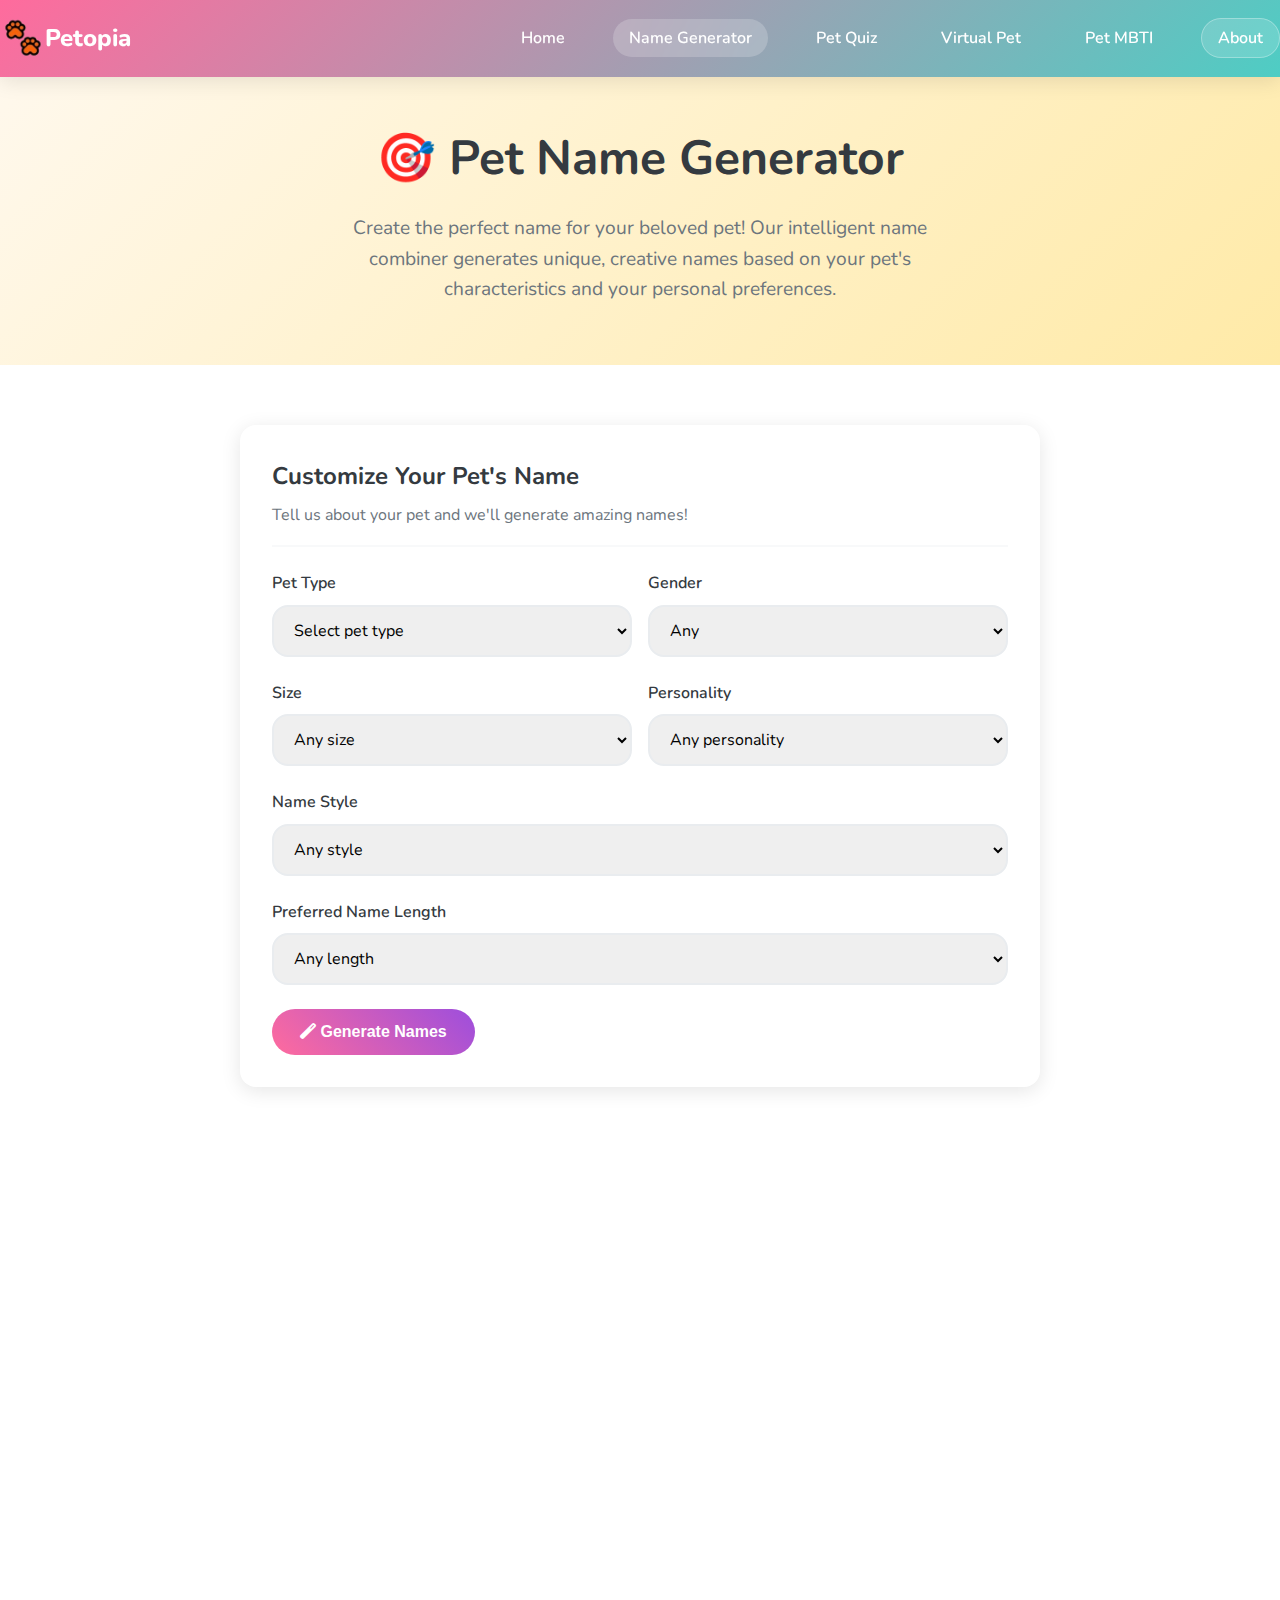
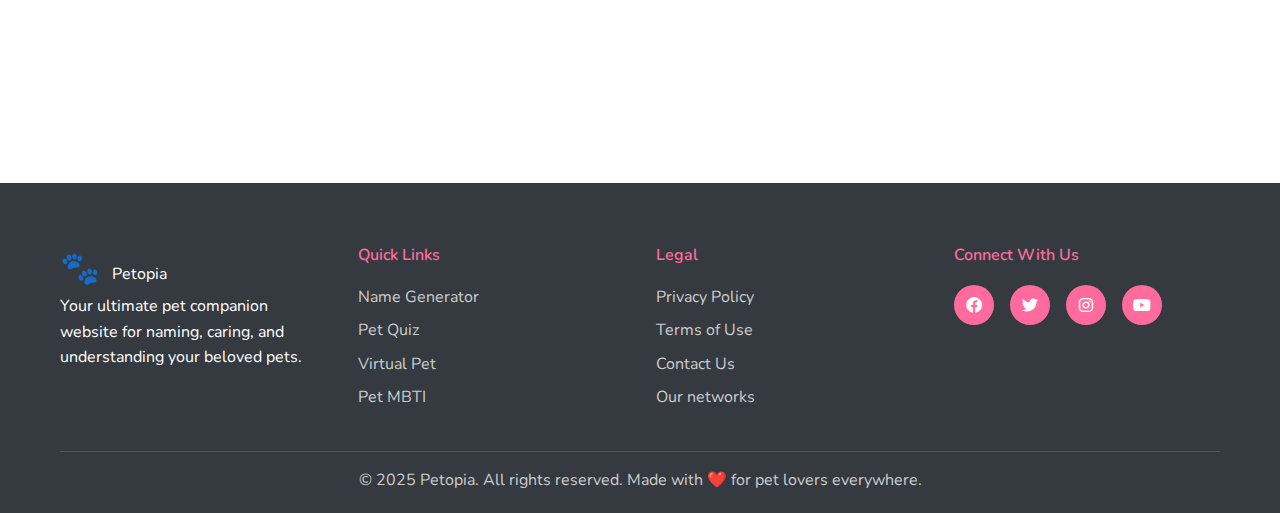
<file: name-generator.html>
<!DOCTYPE html>
<html lang="en">
<head>
    <script async src="https://pagead2.googlesyndication.com/pagead/js/adsbygoogle.js?client=ca-pub-6237171158673362"
     crossorigin="anonymous"></script>
    <!-- Google Tag Manager -->
<script>(function(w,d,s,l,i){w[l]=w[l]||[];w[l].push({'gtm.start':
new Date().getTime(),event:'gtm.js'});var f=d.getElementsByTagName(s)[0],
j=d.createElement(s),dl=l!='dataLayer'?'&l='+l:'';j.async=true;j.src=
'https://www.googletagmanager.com/gtm.js?id='+i+dl;f.parentNode.insertBefore(j,f);
})(window,document,'script','dataLayer','GTM-57524D22');</script>
<!-- End Google Tag Manager -->
    <script async src="https://www.googletagmanager.com/gtag/js?id=G-47C0FYW6BZ"></script>
<script>
  window.dataLayer = window.dataLayer || [];
  function gtag(){dataLayer.push(arguments);}
  gtag('js', new Date());

  gtag('config', 'G-47C0FYW6BZ');
</script>
    <meta charset="UTF-8">
    <meta name="viewport" content="width=device-width, initial-scale=1.0">
    <title>Pet Name Generator - Creative Names for Your Furry Friends | Petopia</title>
    <meta name="description" content="Generate unique and creative pet names! Our smart tool creates personalized names based on your pet's traits and your preferences.">
    <meta name="keywords" content="pet names, dog names, cat names, pet name generator, creative pet names, unique pet names">
    
    <!-- Favicon -->
    <link rel="icon" href="data:image/svg+xml,<svg xmlns='http://www.w3.org/2000/svg' viewBox='0 0 100 100'><text y='.9em' font-size='90'>🐾</text></svg>">
    
    <!-- Fonts -->
    <link href="https://fonts.googleapis.com/css2?family=Nunito:wght@300;400;600;700;800&display=swap" rel="stylesheet">
    <link rel="stylesheet" href="https://cdnjs.cloudflare.com/ajax/libs/font-awesome/6.0.0/css/all.min.css">
    
    <!-- Styles -->
    <link rel="stylesheet" href="css/style.css">
</head>
<body>
    <!-- Google Tag Manager (noscript) -->
<noscript><iframe src="https://www.googletagmanager.com/ns.html?id=GTM-57524D22"
height="0" width="0" style="display:none;visibility:hidden"></iframe></noscript>
<!-- End Google Tag Manager (noscript) -->
    <!-- Header -->
    <header class="header">
        <nav class="nav">
            <div class="nav-brand">
                <a href="index.html" class="brand-link">
                    <img src="/images/logo.png" alt="Petopia Logo" style="height: 45px;"> 
                    <span class="brand-text">Petopia</span>
                </a>
            </div>
            <button class="nav-toggle" id="navToggle">
                <i class="fas fa-bars"></i>
            </button>
            <ul class="nav-menu" id="navMenu">
                <li><a href="index.html" class="nav-link">Home</a></li>
                <li><a href="name-generator.html" class="nav-link active">Name Generator</a></li>
                <li><a href="quiz.html" class="nav-link">Pet Quiz</a></li>
                <li><a href="virtual-pet.html" class="nav-link">Virtual Pet</a></li>
                <li><a href="mbti.html" class="nav-link">Pet MBTI</a></li>
                <li><a href="about.html" class="nav-link">About</a></li>
            </ul>
        </nav>
    </header>

    <!-- Page Hero -->
    <section class="page-hero">
        <div class="container">
            <h1>🎯 Pet Name Generator</h1>
            <p>Create the perfect name for your beloved pet! Our intelligent name combiner generates unique, creative names based on your pet's characteristics and your personal preferences.</p>
        </div>
    </section>

    <!-- Main Content -->
    <section class="main-content">
        <div class="container">
            <div class="name-generator-container">
                
                <!-- Generator Form -->
                <div class="card">
                    <div class="card-header">
                        <h2 class="card-title">Customize Your Pet's Name</h2>
                        <p class="card-subtitle">Tell us about your pet and we'll generate amazing names!</p>
                    </div>
                    
                    <form id="nameGeneratorForm" class="name-form">
                        <div class="form-row">
                            <div class="form-group">
                                <label for="petType" class="form-label">Pet Type</label>
                                <select id="petType" class="form-select" required>
                                    <option value="">Select pet type</option>
                                    <option value="dog">Dog 🐕</option>
                                    <option value="cat">Cat 🐱</option>
                                    <option value="bird">Bird 🐦</option>
                                    <option value="rabbit">Rabbit 🐰</option>
                                    <option value="hamster">Hamster 🐹</option>
                                    <option value="fish">Fish 🐠</option>
                                    <option value="reptile">Reptile 🦎</option>
                                    <option value="other">Other 🐾</option>
                                </select>
                            </div>
                            
                            <div class="form-group">
                                <label for="petGender" class="form-label">Gender</label>
                                <select id="petGender" class="form-select">
                                    <option value="">Any</option>
                                    <option value="male">Male ♂️</option>
                                    <option value="female">Female ♀️</option>
                                </select>
                            </div>
                        </div>
                        
                        <div class="form-row">
                            <div class="form-group">
                                <label for="petSize" class="form-label">Size</label>
                                <select id="petSize" class="form-select">
                                    <option value="">Any size</option>
                                    <option value="tiny">Tiny</option>
                                    <option value="small">Small</option>
                                    <option value="medium">Medium</option>
                                    <option value="large">Large</option>
                                    <option value="giant">Giant</option>
                                </select>
                            </div>
                            
                            <div class="form-group">
                                <label for="petPersonality" class="form-label">Personality</label>
                                <select id="petPersonality" class="form-select">
                                    <option value="">Any personality</option>
                                    <option value="playful">Playful</option>
                                    <option value="calm">Calm</option>
                                    <option value="energetic">Energetic</option>
                                    <option value="gentle">Gentle</option>
                                    <option value="brave">Brave</option>
                                    <option value="curious">Curious</option>
                                    <option value="loyal">Loyal</option>
                                    <option value="independent">Independent</option>
                                </select>
                            </div>
                        </div>
                        
                        <div class="form-group">
                            <label for="nameStyle" class="form-label">Name Style</label>
                            <select id="nameStyle" class="form-select">
                                <option value="any">Any style</option>
                                <option value="classic">Classic</option>
                                <option value="modern">Modern</option>
                                <option value="unique">Unique</option>
                                <option value="funny">Funny</option>
                                <option value="elegant">Elegant</option>
                                <option value="strong">Strong</option>
                                <option value="cute">Cute</option>
                                <option value="mythical">Mythical</option>
                            </select>
                        </div>
                        
                        <div class="form-group">
                            <label for="nameLength" class="form-label">Preferred Name Length</label>
                            <select id="nameLength" class="form-select">
                                <option value="any">Any length</option>
                                <option value="short">Short (1-4 letters)</option>
                                <option value="medium">Medium (5-7 letters)</option>
                                <option value="long">Long (8+ letters)</option>
                            </select>
                        </div>
                        
                        <button type="submit" class="btn btn-primary btn-generate">
                            <i class="fas fa-magic"></i> Generate Names
                        </button>
                    </form>
                </div>

                <!-- Generated Names Display -->
                <div id="namesResult" class="names-result" style="display: none;">
                    <div class="card">
                        <div class="card-header">
                            <h3 class="card-title">🎉 Perfect Names for Your Pet!</h3>
                            <p class="card-subtitle">Here are some amazing name suggestions</p>
                        </div>
                        <div id="namesList" class="names-grid"></div>
                        <div class="result-actions">
                            <button id="generateMore" class="btn btn-secondary">
                                <i class="fas fa-redo"></i> Generate More
                            </button>
                            <button id="saveNames" class="btn btn-feature">
                                <i class="fas fa-heart"></i> Save Favorites
                            </button>
                        </div>
                    </div>
                </div>

                <!-- Saved Names -->
                <div id="savedNames" class="saved-names" style="display: none;">
                    <div class="card">
                        <div class="card-header">
                            <h3 class="card-title">💖 Your Favorite Names</h3>
                            <p class="card-subtitle">Names you've saved for consideration</p>
                        </div>
                        <div id="savedNamesList" class="names-grid"></div>
                    </div>
                </div>

                <!-- Tips Section -->
                <div class="card">
                    <div class="card-header">
                        <h3 class="card-title">💡 Naming Tips</h3>
                    </div>
                    <div class="tips-grid">
                        <div class="tip-item">
                            <div class="tip-icon">🎯</div>
                            <h4>Keep it Simple</h4>
                            <p>Choose names that are easy to pronounce and remember. Your pet will learn their name faster with clear, simple sounds.</p>
                        </div>
                        <div class="tip-item">
                            <div class="tip-icon">🔊</div>
                            <h4>Test the Sound</h4>
                            <p>Say the name out loud several times. Make sure you're comfortable calling it in public and that it sounds pleasant.</p>
                        </div>
                        <div class="tip-item">
                            <div class="tip-icon">👥</div>
                            <h4>Family Approval</h4>
                            <p>Make sure everyone in your household likes the name. Consistency in using the name helps with pet training.</p>
                        </div>
                        <div class="tip-item">
                            <div class="tip-icon">🌟</div>
                            <h4>Unique but Not Weird</h4>
                            <p>A unique name helps your pet stand out, but avoid names that might cause confusion or embarrassment.</p>
                        </div>
                    </div>
                </div>
            </div>
        </div>
    </section>

    <!-- Footer -->
    <footer class="footer">
        <div class="container">
            <div class="footer-content">
                <div class="footer-section">
                    <div class="footer-brand">
                        <span class="brand-icon">🐾</span>
                        <span class="brand-text">Petopia</span>
                    </div>
                    <p>Your ultimate pet companion website for naming, caring, and understanding your beloved pets.</p>
                </div>
                
                <div class="footer-section">
                    <h4>Quick Links</h4>
                    <ul class="footer-links">
                        <li><a href="name-generator.html">Name Generator</a></li>
                        <li><a href="quiz.html">Pet Quiz</a></li>
                        <li><a href="virtual-pet.html">Virtual Pet</a></li>
                        <li><a href="mbti.html">Pet MBTI</a></li>
                    </ul>
                </div>
                
                <div class="footer-section">
                    <h4>Legal</h4>
                    <ul class="footer-links">
                        <li><a href="privacy.html">Privacy Policy</a></li>
                        <li><a href="terms.html">Terms of Use</a></li>
                        <li><a href="contact.html">Contact Us</a></li>
                        <li><a href="https://utilcentral.com">Our networks</a></li>
                    </ul>
                </div>
                
                <div class="footer-section">
                    <h4>Connect With Us</h4>
                    <div class="social-links">
                        <a href="#" class="social-link"><i class="fab fa-facebook"></i></a>
                        <a href="#" class="social-link"><i class="fab fa-twitter"></i></a>
                        <a href="#" class="social-link"><i class="fab fa-instagram"></i></a>
                        <a href="#" class="social-link"><i class="fab fa-youtube"></i></a>
                    </div>
                </div>
            </div>
            
            <div class="footer-bottom">
                <p>&copy; 2025 Petopia. All rights reserved. Made with ❤️ for pet lovers everywhere.</p>
            </div>
        </div>
    </footer>

    <script src="js/main.js"></script>
    <script src="js/name-generator.js"></script>
</body>
</html>
</file>
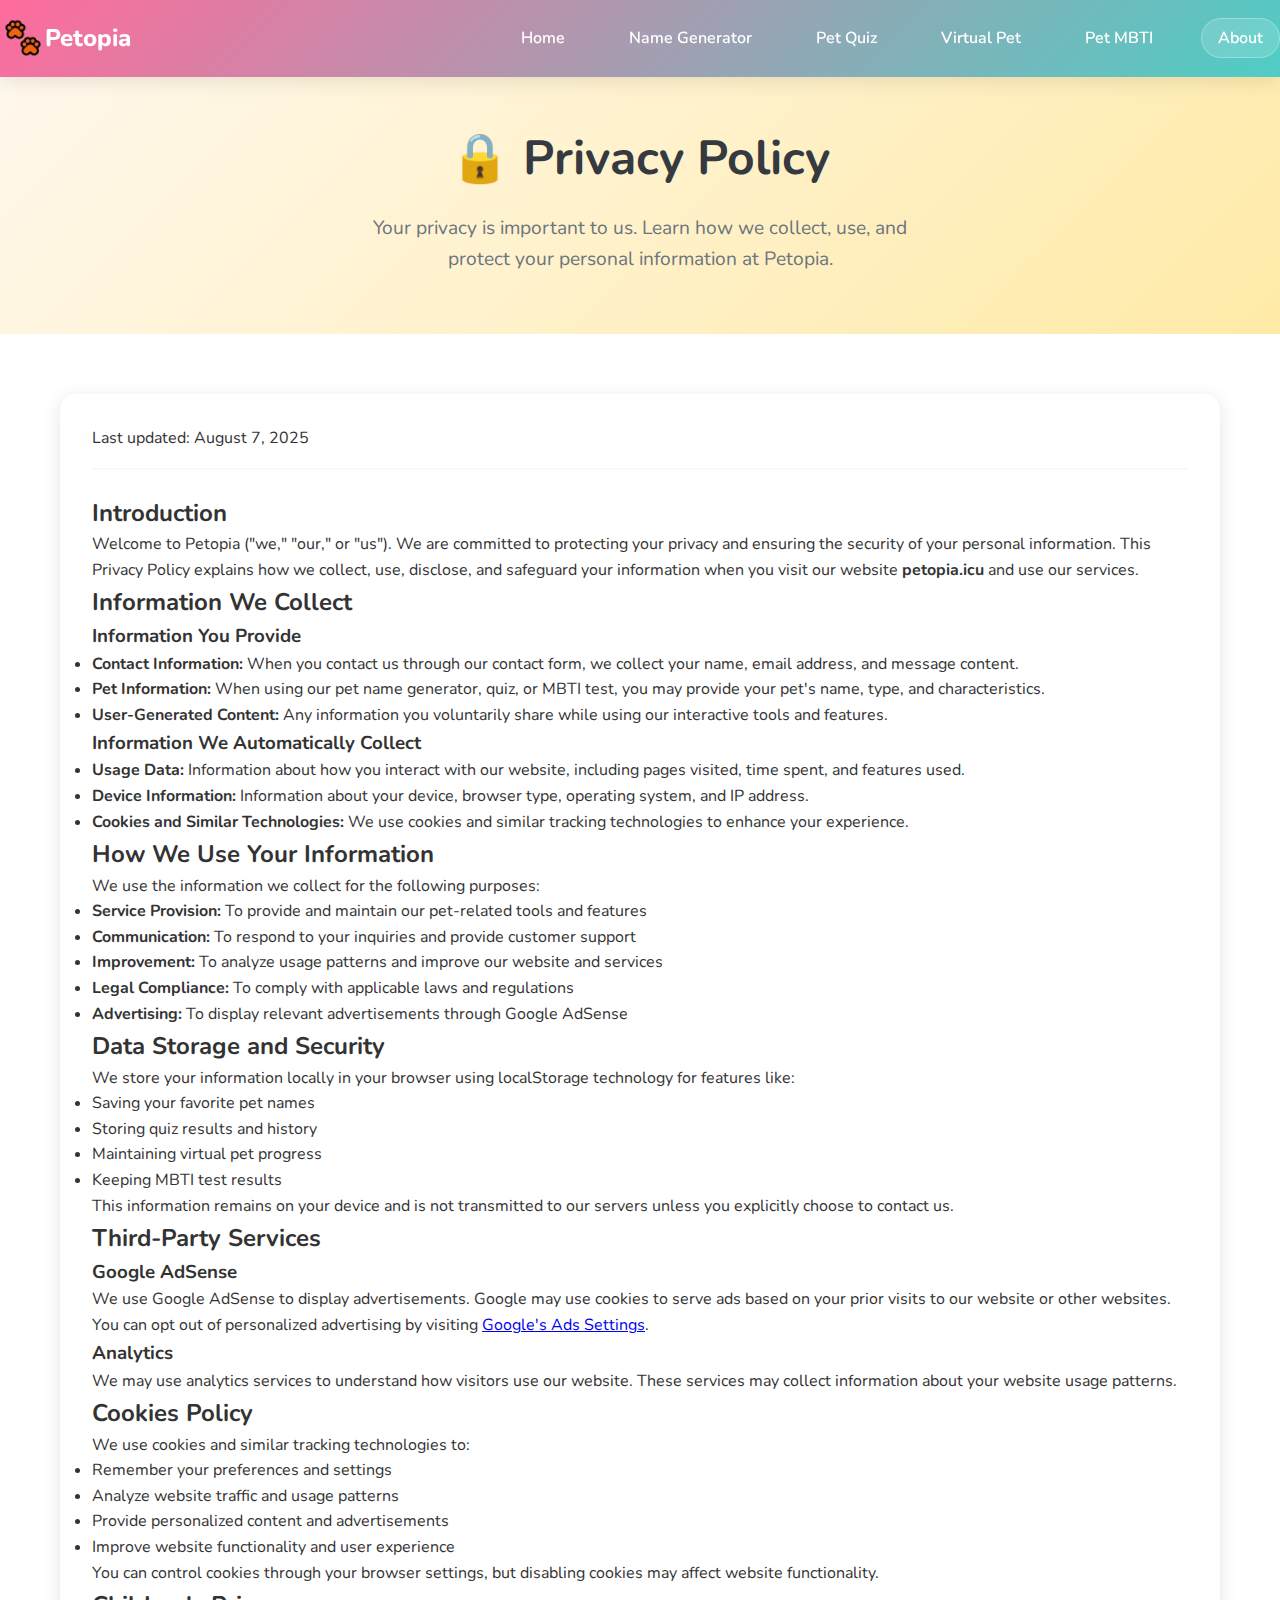
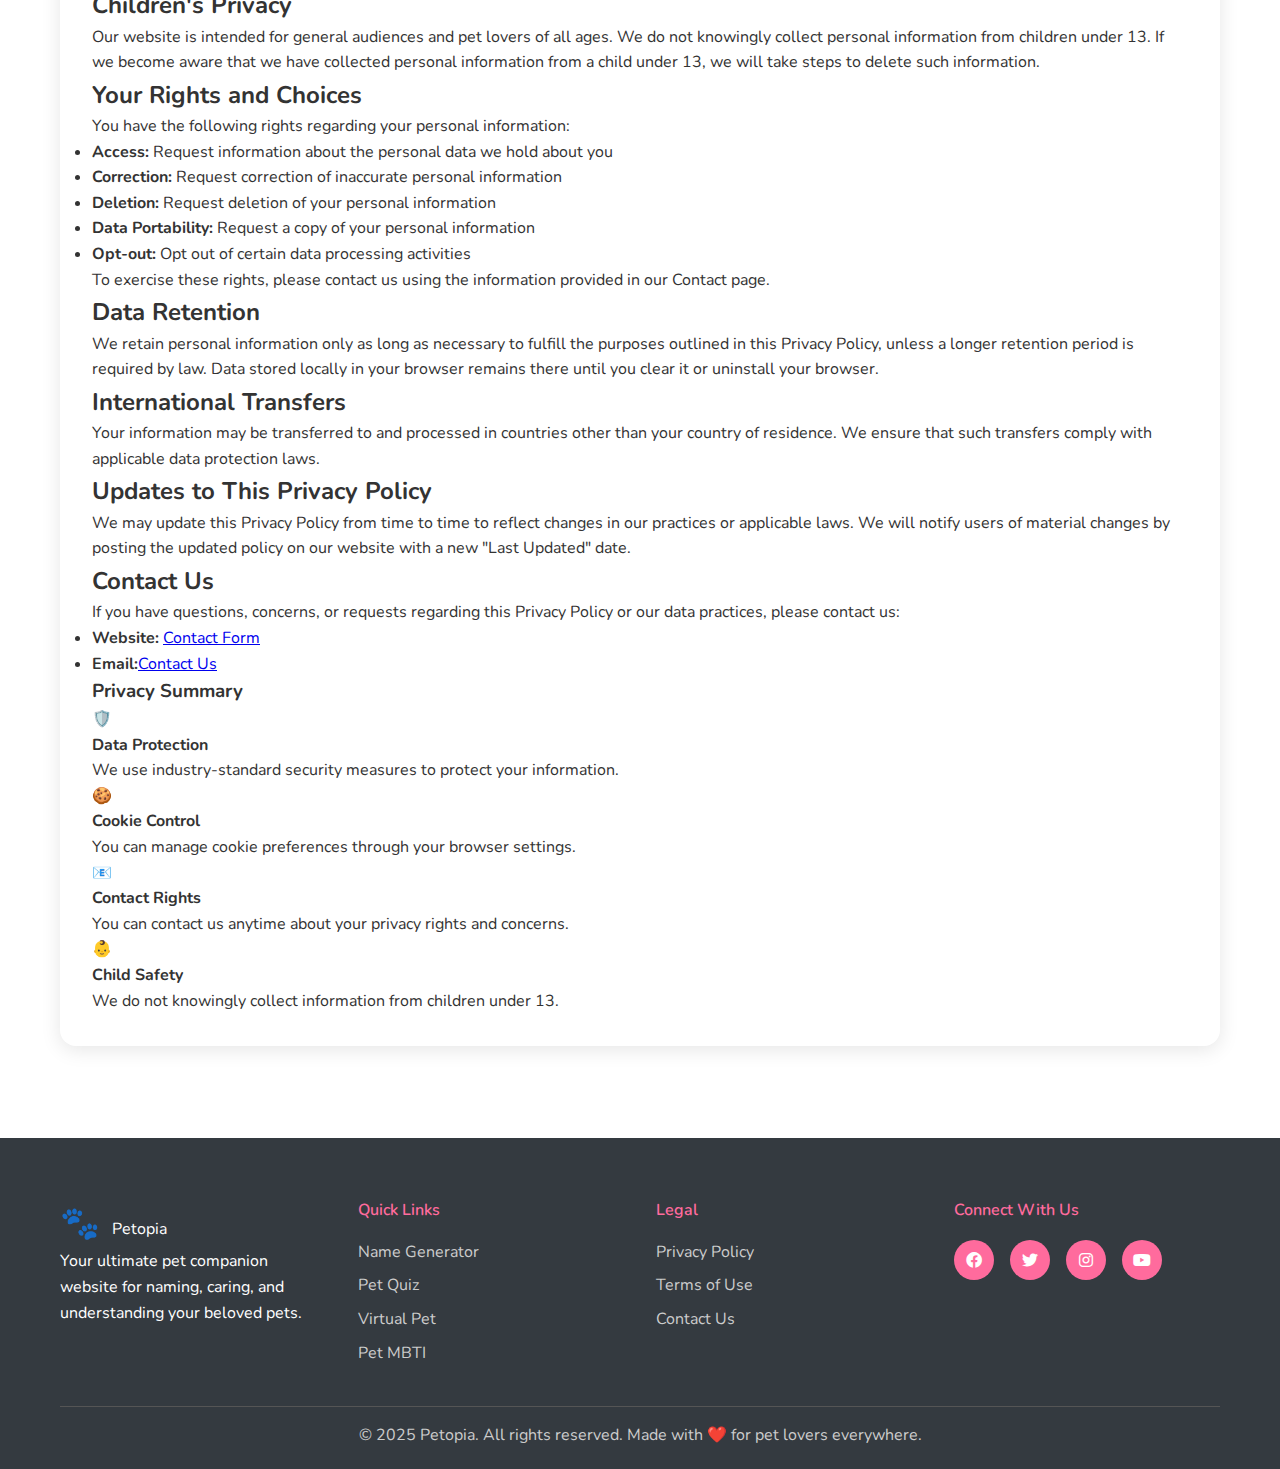
<file: privacy.html>
<html lang="en">
<head>
    <script async src="https://pagead2.googlesyndication.com/pagead/js/adsbygoogle.js?client=ca-pub-6237171158673362"
     crossorigin="anonymous"></script>
    <!-- Google Tag Manager -->
<script>(function(w,d,s,l,i){w[l]=w[l]||[];w[l].push({'gtm.start':
new Date().getTime(),event:'gtm.js'});var f=d.getElementsByTagName(s)[0],
j=d.createElement(s),dl=l!='dataLayer'?'&l='+l:'';j.async=true;j.src=
'https://www.googletagmanager.com/gtm.js?id='+i+dl;f.parentNode.insertBefore(j,f);
})(window,document,'script','dataLayer','GTM-57524D22');</script>
<!-- End Google Tag Manager -->
    <script async src="https://www.googletagmanager.com/gtag/js?id=G-47C0FYW6BZ"></script>
<script>
  window.dataLayer = window.dataLayer || [];
  function gtag(){dataLayer.push(arguments);}
  gtag('js', new Date());

  gtag('config', 'G-47C0FYW6BZ');
</script>
    <meta charset="UTF-8">
    <meta name="viewport" content="width=device-width, initial-scale=1.0">
    <title>Privacy Policy - Petopia</title>
    <meta name="description" content="Learn how Petopia protects your privacy and handles your personal information. Our comprehensive privacy policy explains our data practices.">
    <meta name="keywords" content="privacy policy, data protection, Petopia privacy, personal information">
    
    <!-- Favicon -->
    <link rel="icon" href="data:image/svg+xml,<svg xmlns='http://www.w3.org/2000/svg' viewBox='0 0 100 100'><text y='.9em' font-size='90'>🐾</text></svg>">
    
    <!-- Fonts -->
    <link href="https://fonts.googleapis.com/css2?family=Nunito:wght@300;400;600;700;800&display=swap" rel="stylesheet">
    <link rel="stylesheet" href="https://cdnjs.cloudflare.com/ajax/libs/font-awesome/6.0.0/css/all.min.css">
    
    <!-- Styles -->
    <link rel="stylesheet" href="css/style.css">
</head>
<body>
    <!-- Google Tag Manager (noscript) -->
<noscript><iframe src="https://www.googletagmanager.com/ns.html?id=GTM-57524D22"
height="0" width="0" style="display:none;visibility:hidden"></iframe></noscript>
<!-- End Google Tag Manager (noscript) -->
    <!-- Header -->
    <header class="header">
        <nav class="nav">
            <div class="nav-brand">
                <a href="index.html" class="brand-link">
                    <img src="/images/logo.png" alt="Petopia Logo" style="height: 45px;"> 
                    <span class="brand-text">Petopia</span>
                </a>
            </div>
            <button class="nav-toggle" id="navToggle">
                <i class="fas fa-bars"></i>
            </button>
            <ul class="nav-menu" id="navMenu">
                <li><a href="index.html" class="nav-link">Home</a></li>
                <li><a href="name-generator.html" class="nav-link">Name Generator</a></li>
                <li><a href="quiz.html" class="nav-link">Pet Quiz</a></li>
                <li><a href="virtual-pet.html" class="nav-link">Virtual Pet</a></li>
                <li><a href="mbti.html" class="nav-link">Pet MBTI</a></li>
                <li><a href="about.html" class="nav-link">About</a></li>
            </ul>
        </nav>
    </header>

    <!-- Page Hero -->
    <section class="page-hero">
        <div class="container">
            <h1>🔒 Privacy Policy</h1>
            <p>Your privacy is important to us. Learn how we collect, use, and protect your personal information at Petopia.</p>
        </div>
    </section>

    <!-- Main Content -->
    <section class="main-content">
        <div class="container">
            <div class="legal-content">
                <div class="card">
                    <div class="card-header">
                        <p class="last-updated">Last updated: August 7, 2025</p>
                    </div>
                    
                    <div class="legal-text">
                        <h2>Introduction</h2>
                        <p>Welcome to Petopia ("we," "our," or "us"). We are committed to protecting your privacy and ensuring the security of your personal information. This Privacy Policy explains how we collect, use, disclose, and safeguard your information when you visit our website <strong>petopia.icu</strong> and use our services.</p>
                        
                        <h2>Information We Collect</h2>
                        
                        <h3>Information You Provide</h3>
                        <ul>
                            <li><strong>Contact Information:</strong> When you contact us through our contact form, we collect your name, email address, and message content.</li>
                            <li><strong>Pet Information:</strong> When using our pet name generator, quiz, or MBTI test, you may provide your pet's name, type, and characteristics.</li>
                            <li><strong>User-Generated Content:</strong> Any information you voluntarily share while using our interactive tools and features.</li>
                        </ul>
                        
                        <h3>Information We Automatically Collect</h3>
                        <ul>
                            <li><strong>Usage Data:</strong> Information about how you interact with our website, including pages visited, time spent, and features used.</li>
                            <li><strong>Device Information:</strong> Information about your device, browser type, operating system, and IP address.</li>
                            <li><strong>Cookies and Similar Technologies:</strong> We use cookies and similar tracking technologies to enhance your experience.</li>
                        </ul>
                        
                        <h2>How We Use Your Information</h2>
                        <p>We use the information we collect for the following purposes:</p>
                        <ul>
                            <li><strong>Service Provision:</strong> To provide and maintain our pet-related tools and features</li>
                            <li><strong>Communication:</strong> To respond to your inquiries and provide customer support</li>
                            <li><strong>Improvement:</strong> To analyze usage patterns and improve our website and services</li>
                            <li><strong>Legal Compliance:</strong> To comply with applicable laws and regulations</li>
                            <li><strong>Advertising:</strong> To display relevant advertisements through Google AdSense</li>
                        </ul>
                        
                        <h2>Data Storage and Security</h2>
                        <p>We store your information locally in your browser using localStorage technology for features like:</p>
                        <ul>
                            <li>Saving your favorite pet names</li>
                            <li>Storing quiz results and history</li>
                            <li>Maintaining virtual pet progress</li>
                            <li>Keeping MBTI test results</li>
                        </ul>
                        <p>This information remains on your device and is not transmitted to our servers unless you explicitly choose to contact us.</p>
                        
                        <h2>Third-Party Services</h2>
                        
                        <h3>Google AdSense</h3>
                        <p>We use Google AdSense to display advertisements. Google may use cookies to serve ads based on your prior visits to our website or other websites. You can opt out of personalized advertising by visiting <a href="https://www.google.com/settings/ads" target="_blank">Google's Ads Settings</a>.</p>
                        
                        <h3>Analytics</h3>
                        <p>We may use analytics services to understand how visitors use our website. These services may collect information about your website usage patterns.</p>
                        
                        <h2>Cookies Policy</h2>
                        <p>We use cookies and similar tracking technologies to:</p>
                        <ul>
                            <li>Remember your preferences and settings</li>
                            <li>Analyze website traffic and usage patterns</li>
                            <li>Provide personalized content and advertisements</li>
                            <li>Improve website functionality and user experience</li>
                        </ul>
                        <p>You can control cookies through your browser settings, but disabling cookies may affect website functionality.</p>
                        
                        <h2>Children's Privacy</h2>
                        <p>Our website is intended for general audiences and pet lovers of all ages. We do not knowingly collect personal information from children under 13. If we become aware that we have collected personal information from a child under 13, we will take steps to delete such information.</p>
                        
                        <h2>Your Rights and Choices</h2>
                        <p>You have the following rights regarding your personal information:</p>
                        <ul>
                            <li><strong>Access:</strong> Request information about the personal data we hold about you</li>
                            <li><strong>Correction:</strong> Request correction of inaccurate personal information</li>
                            <li><strong>Deletion:</strong> Request deletion of your personal information</li>
                            <li><strong>Data Portability:</strong> Request a copy of your personal information</li>
                            <li><strong>Opt-out:</strong> Opt out of certain data processing activities</li>
                        </ul>
                        <p>To exercise these rights, please contact us using the information provided in our Contact page.</p>
                        
                        <h2>Data Retention</h2>
                        <p>We retain personal information only as long as necessary to fulfill the purposes outlined in this Privacy Policy, unless a longer retention period is required by law. Data stored locally in your browser remains there until you clear it or uninstall your browser.</p>
                        
                        <h2>International Transfers</h2>
                        <p>Your information may be transferred to and processed in countries other than your country of residence. We ensure that such transfers comply with applicable data protection laws.</p>
                        
                        <h2>Updates to This Privacy Policy</h2>
                        <p>We may update this Privacy Policy from time to time to reflect changes in our practices or applicable laws. We will notify users of material changes by posting the updated policy on our website with a new "Last Updated" date.</p>
                        
                        <h2>Contact Us</h2>
                        <p>If you have questions, concerns, or requests regarding this Privacy Policy or our data practices, please contact us:</p>
                        <ul>
                            <li><strong>Website:</strong> <a href="contact.html">Contact Form</a></li>
                            <li><strong>Email:</strong><a href="contact.html" class="contact-link">Contact Us</a></li>
                        </ul>
                        
                        <div class="privacy-summary">
                            <h3>Privacy Summary</h3>
                            <div class="summary-grid">
                                <div class="summary-item">
                                    <div class="summary-icon">🛡️</div>
                                    <h4>Data Protection</h4>
                                    <p>We use industry-standard security measures to protect your information.</p>
                                </div>
                                <div class="summary-item">
                                    <div class="summary-icon">🍪</div>
                                    <h4>Cookie Control</h4>
                                    <p>You can manage cookie preferences through your browser settings.</p>
                                </div>
                                <div class="summary-item">
                                    <div class="summary-icon">📧</div>
                                    <h4>Contact Rights</h4>
                                    <p>You can contact us anytime about your privacy rights and concerns.</p>
                                </div>
                                <div class="summary-item">
                                    <div class="summary-icon">👶</div>
                                    <h4>Child Safety</h4>
                                    <p>We do not knowingly collect information from children under 13.</p>
                                </div>
                            </div>
                        </div>
                    </div>
                </div>
            </div>
        </div>
    </section>

    <!-- Footer -->
    <footer class="footer">
        <div class="container">
            <div class="footer-content">
                <div class="footer-section">
                    <div class="footer-brand">
                        <span class="brand-icon">🐾</span>
                        <span class="brand-text">Petopia</span>
                    </div>
                    <p>Your ultimate pet companion website for naming, caring, and understanding your beloved pets.</p>
                </div>
                
                <div class="footer-section">
                    <h4>Quick Links</h4>
                    <ul class="footer-links">
                        <li><a href="name-generator.html">Name Generator</a></li>
                        <li><a href="quiz.html">Pet Quiz</a></li>
                        <li><a href="virtual-pet.html">Virtual Pet</a></li>
                        <li><a href="mbti.html">Pet MBTI</a></li>
                    </ul>
                </div>
                
                <div class="footer-section">
                    <h4>Legal</h4>
                    <ul class="footer-links">
                        <li><a href="privacy.html">Privacy Policy</a></li>
                        <li><a href="terms.html">Terms of Use</a></li>
                        <li><a href="contact.html">Contact Us</a></li>
                    </ul>
                </div>
                
                <div class="footer-section">
                    <h4>Connect With Us</h4>
                    <div class="social-links">
                        <a href="#" class="social-link"><i class="fab fa-facebook"></i></a>
                        <a href="#" class="social-link"><i class="fab fa-twitter"></i></a>
                        <a href="#" class="social-link"><i class="fab fa-instagram"></i></a>
                        <a href="#" class="social-link"><i class="fab fa-youtube"></i></a>
                    </div>
                </div>
            </div>
            
            <div class="footer-bottom">
                <p>&copy; 2025 Petopia. All rights reserved. Made with ❤️ for pet lovers everywhere.</p>
            </div>
        </div>
    </footer>

    <script src="js/main.js"></script>
</body>

</html>
</file>
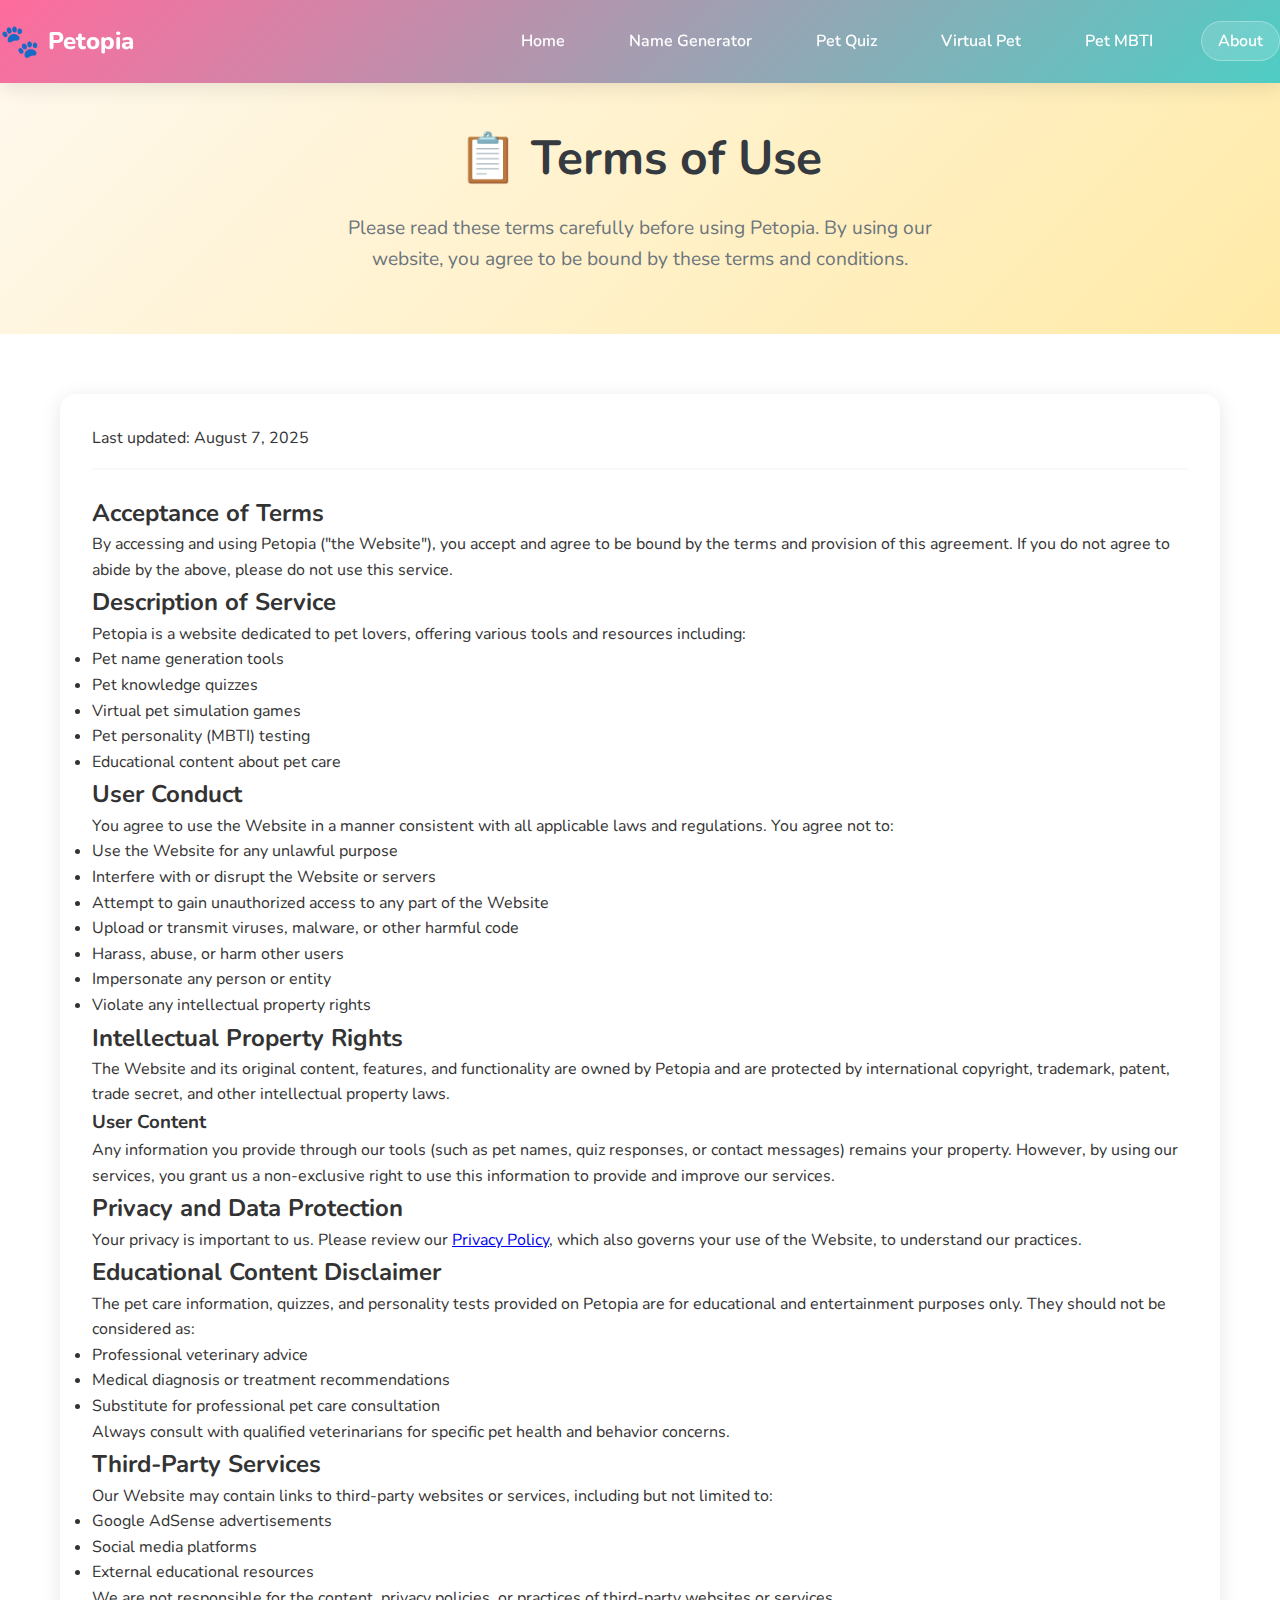
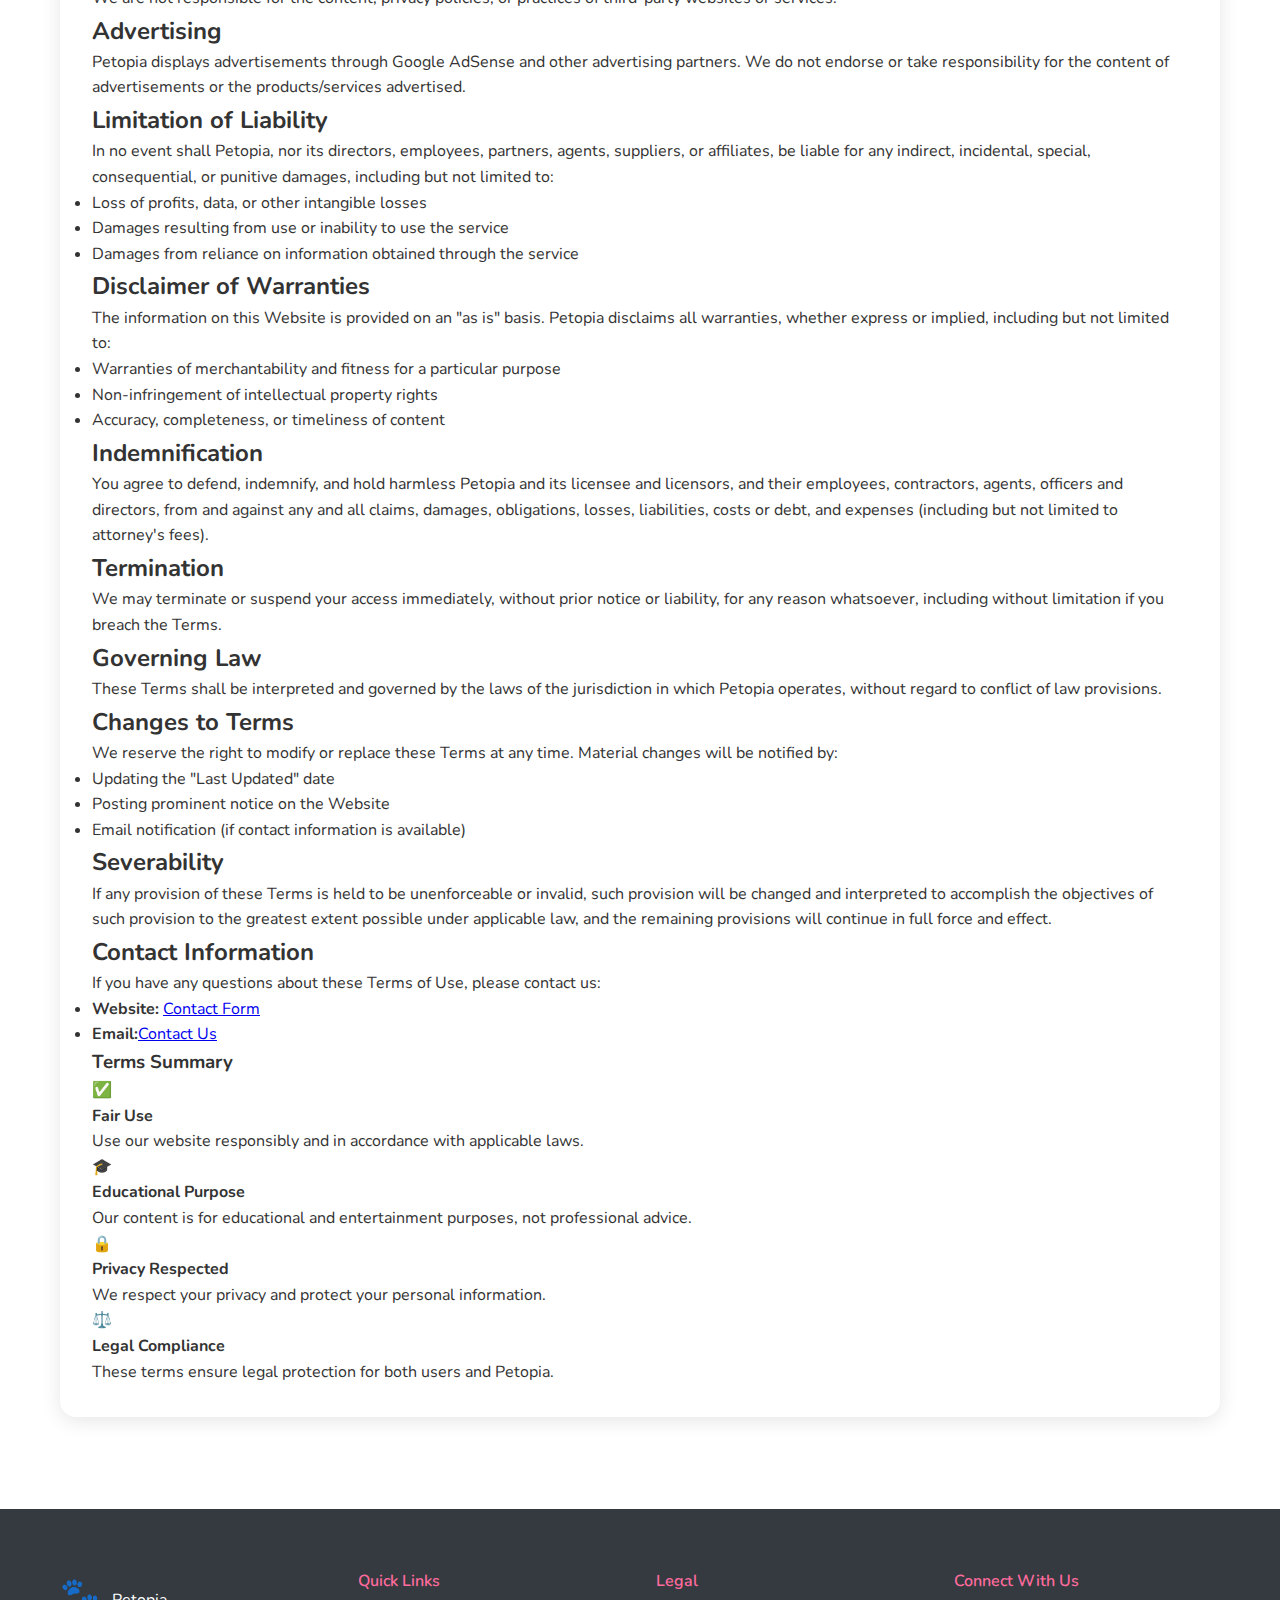
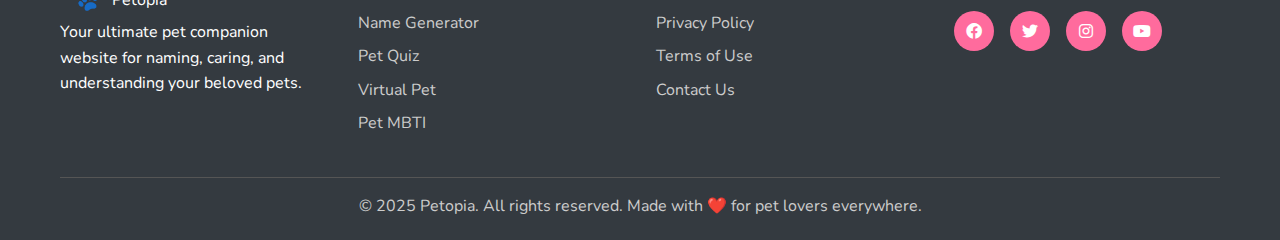
<file: terms.html>
<html lang="en">
<head>
    <meta charset="UTF-8">
    <meta name="viewport" content="width=device-width, initial-scale=1.0">
    <title>Terms of Use - Petopia</title>
    <meta name="description" content="Read Petopia's Terms of Use to understand the rules and guidelines for using our pet-related tools and services.">
    <meta name="keywords" content="terms of use, terms of service, Petopia terms, website rules, user agreement">
    
    <!-- Favicon -->
    <link rel="icon" href="data:image/svg+xml,<svg xmlns='http://www.w3.org/2000/svg' viewBox='0 0 100 100'><text y='.9em' font-size='90'>🐾</text></svg>">
    
    <!-- Fonts -->
    <link href="https://fonts.googleapis.com/css2?family=Nunito:wght@300;400;600;700;800&display=swap" rel="stylesheet">
    <link rel="stylesheet" href="https://cdnjs.cloudflare.com/ajax/libs/font-awesome/6.0.0/css/all.min.css">
    
    <!-- Styles -->
    <link rel="stylesheet" href="css/style.css">
</head>
<body>
    <!-- Header -->
    <header class="header">
        <nav class="nav">
            <div class="nav-brand">
                <a href="index.html" class="brand-link">
                    <span class="brand-icon">🐾</span>
                    <span class="brand-text">Petopia</span>
                </a>
            </div>
            <button class="nav-toggle" id="navToggle">
                <i class="fas fa-bars"></i>
            </button>
            <ul class="nav-menu" id="navMenu">
                <li><a href="index.html" class="nav-link">Home</a></li>
                <li><a href="name-generator.html" class="nav-link">Name Generator</a></li>
                <li><a href="quiz.html" class="nav-link">Pet Quiz</a></li>
                <li><a href="virtual-pet.html" class="nav-link">Virtual Pet</a></li>
                <li><a href="mbti.html" class="nav-link">Pet MBTI</a></li>
                <li><a href="about.html" class="nav-link">About</a></li>
            </ul>
        </nav>
    </header>

    <!-- Page Hero -->
    <section class="page-hero">
        <div class="container">
            <h1>📋 Terms of Use</h1>
            <p>Please read these terms carefully before using Petopia. By using our website, you agree to be bound by these terms and conditions.</p>
        </div>
    </section>

    <!-- Main Content -->
    <section class="main-content">
        <div class="container">
            <div class="legal-content">
                <div class="card">
                    <div class="card-header">
                        <p class="last-updated">Last updated: August 7, 2025</p>
                    </div>
                    
                    <div class="legal-text">
                        <h2>Acceptance of Terms</h2>
                        <p>By accessing and using Petopia ("the Website"), you accept and agree to be bound by the terms and provision of this agreement. If you do not agree to abide by the above, please do not use this service.</p>
                        
                        <h2>Description of Service</h2>
                        <p>Petopia is a website dedicated to pet lovers, offering various tools and resources including:</p>
                        <ul>
                            <li>Pet name generation tools</li>
                            <li>Pet knowledge quizzes</li>
                            <li>Virtual pet simulation games</li>
                            <li>Pet personality (MBTI) testing</li>
                            <li>Educational content about pet care</li>
                        </ul>
                        
                        <h2>User Conduct</h2>
                        <p>You agree to use the Website in a manner consistent with all applicable laws and regulations. You agree not to:</p>
                        <ul>
                            <li>Use the Website for any unlawful purpose</li>
                            <li>Interfere with or disrupt the Website or servers</li>
                            <li>Attempt to gain unauthorized access to any part of the Website</li>
                            <li>Upload or transmit viruses, malware, or other harmful code</li>
                            <li>Harass, abuse, or harm other users</li>
                            <li>Impersonate any person or entity</li>
                            <li>Violate any intellectual property rights</li>
                        </ul>
                        
                        <h2>Intellectual Property Rights</h2>
                        <p>The Website and its original content, features, and functionality are owned by Petopia and are protected by international copyright, trademark, patent, trade secret, and other intellectual property laws.</p>
                        
                        <h3>User Content</h3>
                        <p>Any information you provide through our tools (such as pet names, quiz responses, or contact messages) remains your property. However, by using our services, you grant us a non-exclusive right to use this information to provide and improve our services.</p>
                        
                        <h2>Privacy and Data Protection</h2>
                        <p>Your privacy is important to us. Please review our <a href="privacy.html">Privacy Policy</a>, which also governs your use of the Website, to understand our practices.</p>
                        
                        <h2>Educational Content Disclaimer</h2>
                        <p>The pet care information, quizzes, and personality tests provided on Petopia are for educational and entertainment purposes only. They should not be considered as:</p>
                        <ul>
                            <li>Professional veterinary advice</li>
                            <li>Medical diagnosis or treatment recommendations</li>
                            <li>Substitute for professional pet care consultation</li>
                        </ul>
                        <p>Always consult with qualified veterinarians for specific pet health and behavior concerns.</p>
                        
                        <h2>Third-Party Services</h2>
                        <p>Our Website may contain links to third-party websites or services, including but not limited to:</p>
                        <ul>
                            <li>Google AdSense advertisements</li>
                            <li>Social media platforms</li>
                            <li>External educational resources</li>
                        </ul>
                        <p>We are not responsible for the content, privacy policies, or practices of third-party websites or services.</p>
                        
                        <h2>Advertising</h2>
                        <p>Petopia displays advertisements through Google AdSense and other advertising partners. We do not endorse or take responsibility for the content of advertisements or the products/services advertised.</p>
                        
                        <h2>Limitation of Liability</h2>
                        <p>In no event shall Petopia, nor its directors, employees, partners, agents, suppliers, or affiliates, be liable for any indirect, incidental, special, consequential, or punitive damages, including but not limited to:</p>
                        <ul>
                            <li>Loss of profits, data, or other intangible losses</li>
                            <li>Damages resulting from use or inability to use the service</li>
                            <li>Damages from reliance on information obtained through the service</li>
                        </ul>
                        
                        <h2>Disclaimer of Warranties</h2>
                        <p>The information on this Website is provided on an "as is" basis. Petopia disclaims all warranties, whether express or implied, including but not limited to:</p>
                        <ul>
                            <li>Warranties of merchantability and fitness for a particular purpose</li>
                            <li>Non-infringement of intellectual property rights</li>
                            <li>Accuracy, completeness, or timeliness of content</li>
                        </ul>
                        
                        <h2>Indemnification</h2>
                        <p>You agree to defend, indemnify, and hold harmless Petopia and its licensee and licensors, and their employees, contractors, agents, officers and directors, from and against any and all claims, damages, obligations, losses, liabilities, costs or debt, and expenses (including but not limited to attorney's fees).</p>
                        
                        <h2>Termination</h2>
                        <p>We may terminate or suspend your access immediately, without prior notice or liability, for any reason whatsoever, including without limitation if you breach the Terms.</p>
                        
                        <h2>Governing Law</h2>
                        <p>These Terms shall be interpreted and governed by the laws of the jurisdiction in which Petopia operates, without regard to conflict of law provisions.</p>
                        
                        <h2>Changes to Terms</h2>
                        <p>We reserve the right to modify or replace these Terms at any time. Material changes will be notified by:</p>
                        <ul>
                            <li>Updating the "Last Updated" date</li>
                            <li>Posting prominent notice on the Website</li>
                            <li>Email notification (if contact information is available)</li>
                        </ul>
                        
                        <h2>Severability</h2>
                        <p>If any provision of these Terms is held to be unenforceable or invalid, such provision will be changed and interpreted to accomplish the objectives of such provision to the greatest extent possible under applicable law, and the remaining provisions will continue in full force and effect.</p>
                        
                        <h2>Contact Information</h2>
                        <p>If you have any questions about these Terms of Use, please contact us:</p>
                        <ul>
                            <li><strong>Website:</strong> <a href="contact.html">Contact Form</a></li>
                            <li><strong>Email:</strong><a href="contact.html" class="contact-link">Contact Us</a></li>
                        </ul>
                        
                        <div class="terms-summary">
                            <h3>Terms Summary</h3>
                            <div class="summary-grid">
                                <div class="summary-item">
                                    <div class="summary-icon">✅</div>
                                    <h4>Fair Use</h4>
                                    <p>Use our website responsibly and in accordance with applicable laws.</p>
                                </div>
                                <div class="summary-item">
                                    <div class="summary-icon">🎓</div>
                                    <h4>Educational Purpose</h4>
                                    <p>Our content is for educational and entertainment purposes, not professional advice.</p>
                                </div>
                                <div class="summary-item">
                                    <div class="summary-icon">🔒</div>
                                    <h4>Privacy Respected</h4>
                                    <p>We respect your privacy and protect your personal information.</p>
                                </div>
                                <div class="summary-item">
                                    <div class="summary-icon">⚖️</div>
                                    <h4>Legal Compliance</h4>
                                    <p>These terms ensure legal protection for both users and Petopia.</p>
                                </div>
                            </div>
                        </div>
                    </div>
                </div>
            </div>
        </div>
    </section>

    <!-- Footer -->
    <footer class="footer">
        <div class="container">
            <div class="footer-content">
                <div class="footer-section">
                    <div class="footer-brand">
                        <span class="brand-icon">🐾</span>
                        <span class="brand-text">Petopia</span>
                    </div>
                    <p>Your ultimate pet companion website for naming, caring, and understanding your beloved pets.</p>
                </div>
                
                <div class="footer-section">
                    <h4>Quick Links</h4>
                    <ul class="footer-links">
                        <li><a href="name-generator.html">Name Generator</a></li>
                        <li><a href="quiz.html">Pet Quiz</a></li>
                        <li><a href="virtual-pet.html">Virtual Pet</a></li>
                        <li><a href="mbti.html">Pet MBTI</a></li>
                    </ul>
                </div>
                
                <div class="footer-section">
                    <h4>Legal</h4>
                    <ul class="footer-links">
                        <li><a href="privacy.html">Privacy Policy</a></li>
                        <li><a href="terms.html">Terms of Use</a></li>
                        <li><a href="contact.html">Contact Us</a></li>
                    </ul>
                </div>
                
                <div class="footer-section">
                    <h4>Connect With Us</h4>
                    <div class="social-links">
                        <a href="#" class="social-link"><i class="fab fa-facebook"></i></a>
                        <a href="#" class="social-link"><i class="fab fa-twitter"></i></a>
                        <a href="#" class="social-link"><i class="fab fa-instagram"></i></a>
                        <a href="#" class="social-link"><i class="fab fa-youtube"></i></a>
                    </div>
                </div>
            </div>
            
            <div class="footer-bottom">
                <p>&copy; 2025 Petopia. All rights reserved. Made with ❤️ for pet lovers everywhere.</p>
            </div>
        </div>
    </footer>

    <script src="js/main.js"></script>
</body>
</html>
</file>
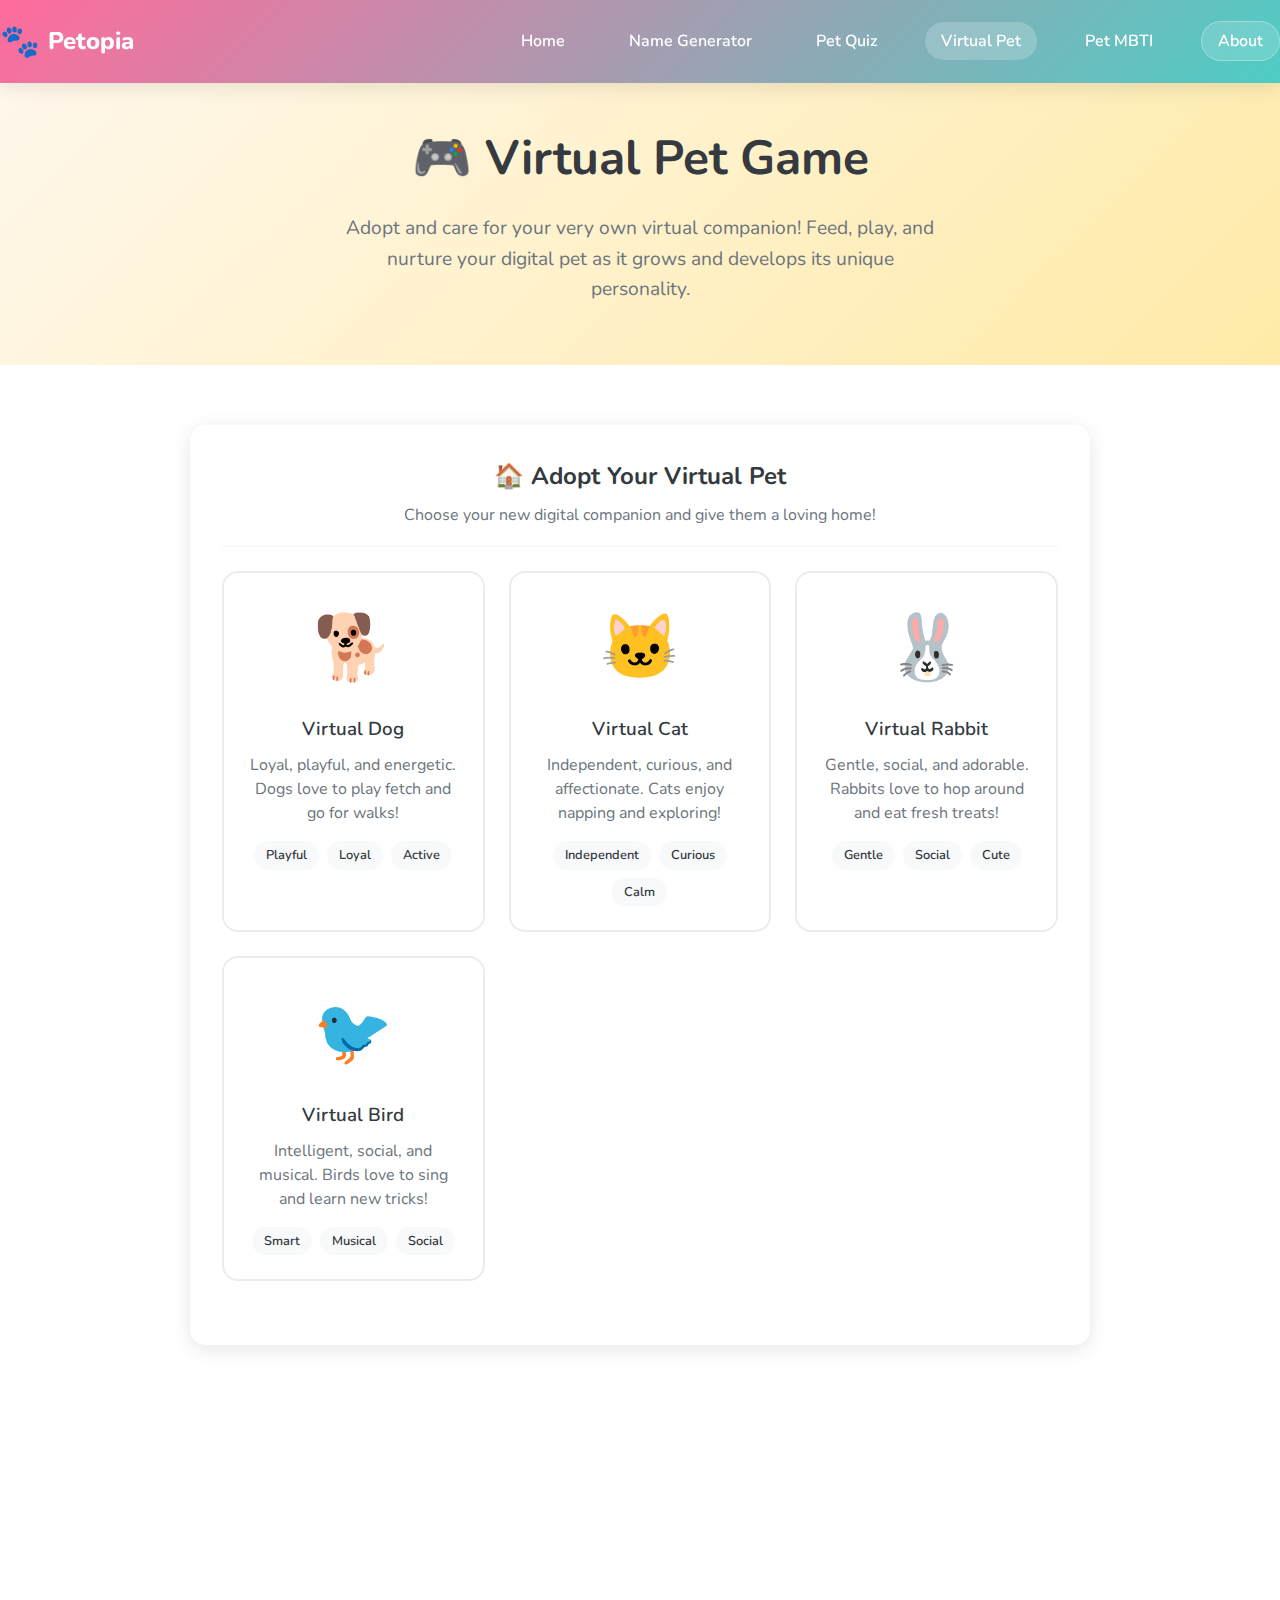
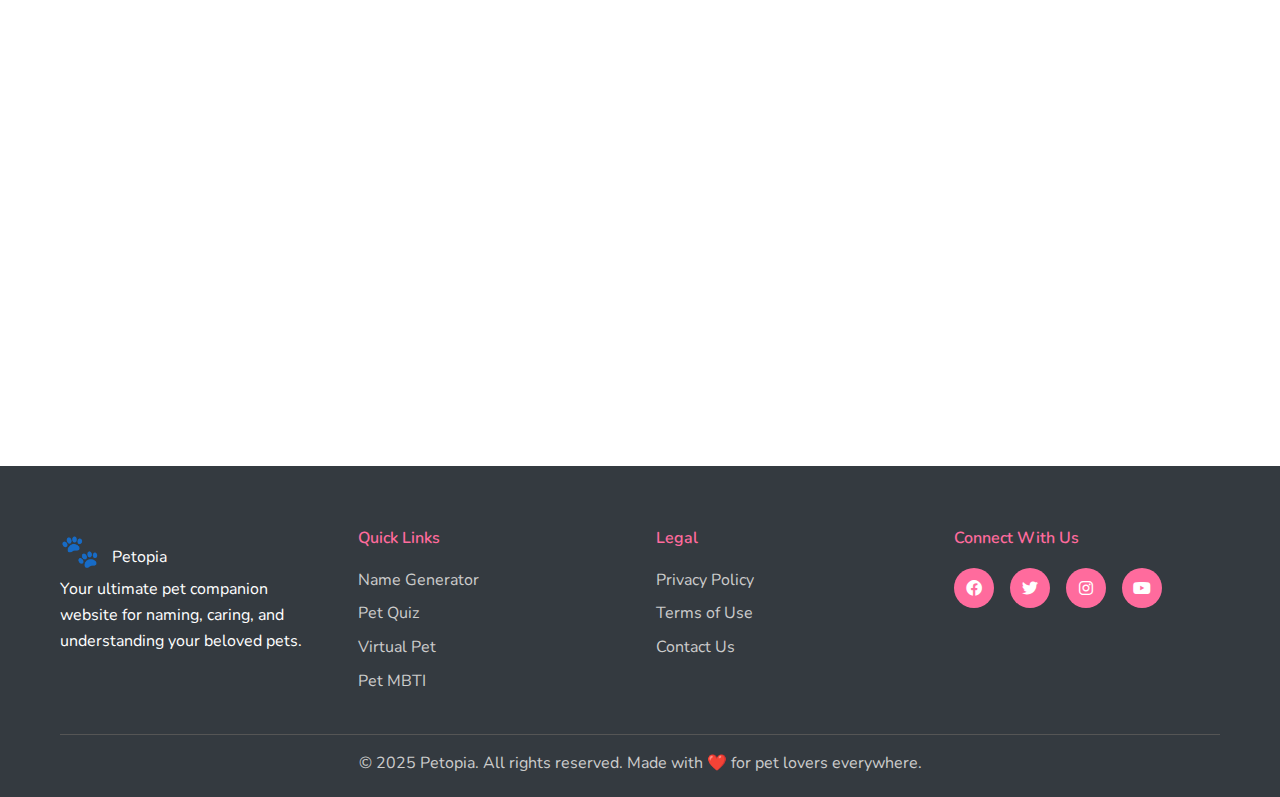
<file: virtual-pet.html>
<!DOCTYPE html>
<html lang="en">
<head>
    <script async src="https://www.googletagmanager.com/gtag/js?id=G-47C0FYW6BZ"></script>
<script>
  window.dataLayer = window.dataLayer || [];
  function gtag(){dataLayer.push(arguments);}
  gtag('js', new Date());

  gtag('config', 'G-47C0FYW6BZ');
</script>
    <meta charset="UTF-8">
    <meta name="viewport" content="width=device-width, initial-scale=1.0">
    <title>Virtual Pet Game - Raise Your Digital Companion | Petopia</title>
    <meta name="description" content="Adopt and care for your very own virtual pet! Feed, play, and watch your digital companion grow and thrive under your loving care in this interactive pet simulation.">
    <meta name="keywords" content="virtual pet, digital pet, pet game, pet simulation, adopt pet, pet care game, interactive pet">
    
    <!-- Favicon -->
    <link rel="icon" href="data:image/svg+xml,<svg xmlns='http://www.w3.org/2000/svg' viewBox='0 0 100 100'><text y='.9em' font-size='90'>🐾</text></svg>">
    
    <!-- Fonts -->
    <link href="https://fonts.googleapis.com/css2?family=Nunito:wght@300;400;600;700;800&display=swap" rel="stylesheet">
    <link rel="stylesheet" href="https://cdnjs.cloudflare.com/ajax/libs/font-awesome/6.0.0/css/all.min.css">
    
    <!-- Styles -->
    <link rel="stylesheet" href="css/style.css">
</head>
<body>
    <!-- Header -->
    <header class="header">
        <nav class="nav">
            <div class="nav-brand">
                <a href="index.html" class="brand-link">
                    <span class="brand-icon">🐾</span>
                    <span class="brand-text">Petopia</span>
                </a>
            </div>
            <button class="nav-toggle" id="navToggle">
                <i class="fas fa-bars"></i>
            </button>
            <ul class="nav-menu" id="navMenu">
                <li><a href="index.html" class="nav-link">Home</a></li>
                <li><a href="name-generator.html" class="nav-link">Name Generator</a></li>
                <li><a href="quiz.html" class="nav-link">Pet Quiz</a></li>
                <li><a href="virtual-pet.html" class="nav-link active">Virtual Pet</a></li>
                <li><a href="mbti.html" class="nav-link">Pet MBTI</a></li>
                <li><a href="about.html" class="nav-link">About</a></li>
            </ul>
        </nav>
    </header>

    <!-- Page Hero -->
    <section class="page-hero">
        <div class="container">
            <h1>🎮 Virtual Pet Game</h1>
            <p>Adopt and care for your very own virtual companion! Feed, play, and nurture your digital pet as it grows and develops its unique personality.</p>
        </div>
    </section>

    <!-- Main Content -->
    <section class="main-content">
        <div class="container">
            <div class="pet-container">

                <!-- Pet Selection Screen -->
                <div id="petSelection" class="pet-selection">
                    <div class="card">
                        <div class="card-header">
                            <h2 class="card-title">🏠 Adopt Your Virtual Pet</h2>
                            <p class="card-subtitle">Choose your new digital companion and give them a loving home!</p>
                        </div>
                        
                        <div class="pet-options">
                            <div class="pet-option" data-pet="dog">
                                <div class="pet-avatar">🐕</div>
                                <h3>Virtual Dog</h3>
                                <p>Loyal, playful, and energetic. Dogs love to play fetch and go for walks!</p>
                                <div class="pet-traits">
                                    <span class="trait">Playful</span>
                                    <span class="trait">Loyal</span>
                                    <span class="trait">Active</span>
                                </div>
                            </div>
                            
                            <div class="pet-option" data-pet="cat">
                                <div class="pet-avatar">🐱</div>
                                <h3>Virtual Cat</h3>
                                <p>Independent, curious, and affectionate. Cats enjoy napping and exploring!</p>
                                <div class="pet-traits">
                                    <span class="trait">Independent</span>
                                    <span class="trait">Curious</span>
                                    <span class="trait">Calm</span>
                                </div>
                            </div>
                            
                            <div class="pet-option" data-pet="rabbit">
                                <div class="pet-avatar">🐰</div>
                                <h3>Virtual Rabbit</h3>
                                <p>Gentle, social, and adorable. Rabbits love to hop around and eat fresh treats!</p>
                                <div class="pet-traits">
                                    <span class="trait">Gentle</span>
                                    <span class="trait">Social</span>
                                    <span class="trait">Cute</span>
                                </div>
                            </div>
                            
                            <div class="pet-option" data-pet="bird">
                                <div class="pet-avatar">🐦</div>
                                <h3>Virtual Bird</h3>
                                <p>Intelligent, social, and musical. Birds love to sing and learn new tricks!</p>
                                <div class="pet-traits">
                                    <span class="trait">Smart</span>
                                    <span class="trait">Musical</span>
                                    <span class="trait">Social</span>
                                </div>
                            </div>
                        </div>
                        
                        <div id="nameInput" class="name-input" style="display: none;">
                            <div class="form-group">
                                <label for="petName" class="form-label">What would you like to name your pet?</label>
                                <input type="text" id="petName" class="form-input" placeholder="Enter a cute name..." maxlength="20">
                            </div>
                            <button id="adoptPetBtn" class="btn btn-primary">
                                <i class="fas fa-heart"></i> Adopt Pet
                            </button>
                        </div>
                    </div>
                </div>

                <!-- Pet Care Screen -->
                <div id="petCare" class="pet-care" style="display: none;">
                    <div class="card">
                        <div class="card-header">
                            <h2 id="petNameTitle" class="card-title">Your Virtual Pet</h2>
                            <p class="card-subtitle">Take good care of your digital companion!</p>
                        </div>
                        
                        <div class="pet-display">
                            <div id="petAvatar" class="pet-avatar">🐕</div>
                            <div id="petMood" class="pet-mood">😊</div>
                            <div id="petStatus" class="pet-status">Happy and healthy!</div>
                            <div id="petAge" class="pet-age">Age: 0 days</div>
                        </div>
                        
                        <div class="pet-stats">
                            <div class="stat-item">
                                <div class="stat-label">
                                    <i class="fas fa-drumstick-bite"></i> Hunger
                                </div>
                                <div class="stat-bar">
                                    <div id="hungerFill" class="stat-fill hunger-fill"></div>
                                </div>
                                <span id="hungerValue" class="stat-value">100%</span>
                            </div>
                            
                            <div class="stat-item">
                                <div class="stat-label">
                                    <i class="fas fa-smile"></i> Happiness
                                </div>
                                <div class="stat-bar">
                                    <div id="happinessFill" class="stat-fill happiness-fill"></div>
                                </div>
                                <span id="happinessValue" class="stat-value">100%</span>
                            </div>
                            
                            <div class="stat-item">
                                <div class="stat-label">
                                    <i class="fas fa-battery-full"></i> Energy
                                </div>
                                <div class="stat-bar">
                                    <div id="energyFill" class="stat-fill energy-fill"></div>
                                </div>
                                <span id="energyValue" class="stat-value">100%</span>
                            </div>
                            
                            <div class="stat-item">
                                <div class="stat-label">
                                    <i class="fas fa-heart"></i> Health
                                </div>
                                <div class="stat-bar">
                                    <div id="healthFill" class="stat-fill health-fill"></div>
                                </div>
                                <span id="healthValue" class="stat-value">100%</span>
                            </div>
                        </div>
                        
                        <div class="pet-actions">
                            <button id="feedBtn" class="action-btn feed-btn">
                                <i class="fas fa-apple-alt"></i>
                                <span>Feed</span>
                            </button>
                            
                            <button id="playBtn" class="action-btn play-btn">
                                <i class="fas fa-gamepad"></i>
                                <span>Play</span>
                            </button>
                            
                            <button id="sleepBtn" class="action-btn sleep-btn">
                                <i class="fas fa-bed"></i>
                                <span>Sleep</span>
                            </button>
                            
                            <button id="cleanBtn" class="action-btn clean-btn">
                                <i class="fas fa-shower"></i>
                                <span>Clean</span>
                            </button>
                            
                            <button id="exerciseBtn" class="action-btn exercise-btn">
                                <i class="fas fa-running"></i>
                                <span>Exercise</span>
                            </button>
                            
                            <button id="treatBtn" class="action-btn treat-btn">
                                <i class="fas fa-cookie"></i>
                                <span>Treat</span>
                            </button>
                        </div>
                        
                        <div class="pet-info">
                            <div class="info-tabs">
                                <button class="info-tab active" data-tab="stats">📊 Stats</button>
                                <button class="info-tab" data-tab="achievements">🏆 Achievements</button>
                                <button class="info-tab" data-tab="care">💡 Care Tips</button>
                            </div>
                            
                            <div id="statsTab" class="tab-content">
                                <div class="stats-grid">
                                    <div class="stat-detail">
                                        <h4>Level</h4>
                                        <p id="petLevel">1</p>
                                    </div>
                                    <div class="stat-detail">
                                        <h4>Experience</h4>
                                        <p id="petExp">0 XP</p>
                                    </div>
                                    <div class="stat-detail">
                                        <h4>Times Fed</h4>
                                        <p id="timesFed">0</p>
                                    </div>
                                    <div class="stat-detail">
                                        <h4>Times Played</h4>
                                        <p id="timesPlayed">0</p>
                                    </div>
                                    <div class="stat-detail">
                                        <h4>Mood</h4>
                                        <p id="currentMood">Happy</p>
                                    </div>
                                    <div class="stat-detail">
                                        <h4>Created</h4>
                                        <p id="createdDate">Today</p>
                                    </div>
                                </div>
                            </div>
                            
                            <div id="achievementsTab" class="tab-content" style="display: none;">
                                <div id="achievementsList" class="achievements-list">
                                    <p class="no-achievements">Complete care activities to earn achievements!</p>
                                </div>
                            </div>
                            
                            <div id="careTab" class="tab-content" style="display: none;">
                                <div class="care-tips">
                                    <div class="tip-item">
                                        <h4>🍎 Regular Feeding</h4>
                                        <p>Keep your pet well-fed to maintain their health and happiness. Different pets have different dietary needs!</p>
                                    </div>
                                    <div class="tip-item">
                                        <h4>🎾 Daily Play</h4>
                                        <p>Playing with your pet increases happiness and helps them learn new skills. Try different activities!</p>
                                    </div>
                                    <div class="tip-item">
                                        <h4>😴 Adequate Rest</h4>
                                        <p>Make sure your pet gets enough sleep to restore energy and maintain good health.</p>
                                    </div>
                                    <div class="tip-item">
                                        <h4>🧼 Good Hygiene</h4>
                                        <p>Regular cleaning keeps your pet healthy and happy. A clean pet is a happy pet!</p>
                                    </div>
                                </div>
                            </div>
                        </div>
                        
                        <div class="reset-section">
                            <button id="resetPetBtn" class="btn btn-secondary btn-small">
                                <i class="fas fa-redo"></i> Reset Pet
                            </button>
                        </div>
                    </div>
                </div>

                <!-- Activity Log -->
                <div id="activityLog" class="activity-log" style="display: none;">
                    <div class="card">
                        <div class="card-header">
                            <h3 class="card-title">📝 Activity Log</h3>
                            <button id="clearLogBtn" class="btn btn-secondary btn-small">Clear Log</button>
                        </div>
                        <div id="logContent" class="log-content">
                            <p class="no-activities">No activities yet. Start taking care of your pet!</p>
                        </div>
                    </div>
                </div>

                <!-- Game Instructions -->
                <div class="instructions">
                    <div class="card">
                        <div class="card-header">
                            <h3 class="card-title">🎮 How to Play</h3>
                        </div>
                        <div class="instructions-grid">
                            <div class="instruction-item">
                                <div class="instruction-icon">🍎</div>
                                <h4>Feed Your Pet</h4>
                                <p>Click the feed button to give your pet food. Regular feeding maintains health and prevents hunger.</p>
                            </div>
                            <div class="instruction-item">
                                <div class="instruction-icon">🎾</div>
                                <h4>Play & Exercise</h4>
                                <p>Engage in play activities and exercise to keep your pet happy and healthy.</p>
                            </div>
                            <div class="instruction-item">
                                <div class="instruction-icon">💤</div>
                                <h4>Rest & Sleep</h4>
                                <p>Help your pet rest when energy is low. Sleep restores energy and improves mood.</p>
                            </div>
                            <div class="instruction-item">
                                <div class="instruction-icon">🧼</div>
                                <h4>Keep Clean</h4>
                                <p>Regular cleaning maintains hygiene and prevents illness. A clean pet is a happy pet!</p>
                            </div>
                        </div>
                    </div>
                </div>
            </div>
        </div>
    </section>

    <!-- Footer -->
    <footer class="footer">
        <div class="container">
            <div class="footer-content">
                <div class="footer-section">
                    <div class="footer-brand">
                        <span class="brand-icon">🐾</span>
                        <span class="brand-text">Petopia</span>
                    </div>
                    <p>Your ultimate pet companion website for naming, caring, and understanding your beloved pets.</p>
                </div>
                
                <div class="footer-section">
                    <h4>Quick Links</h4>
                    <ul class="footer-links">
                        <li><a href="name-generator.html">Name Generator</a></li>
                        <li><a href="quiz.html">Pet Quiz</a></li>
                        <li><a href="virtual-pet.html">Virtual Pet</a></li>
                        <li><a href="mbti.html">Pet MBTI</a></li>
                    </ul>
                </div>
                
                <div class="footer-section">
                    <h4>Legal</h4>
                    <ul class="footer-links">
                        <li><a href="privacy.html">Privacy Policy</a></li>
                        <li><a href="terms.html">Terms of Use</a></li>
                        <li><a href="contact.html">Contact Us</a></li>
                    </ul>
                </div>
                
                <div class="footer-section">
                    <h4>Connect With Us</h4>
                    <div class="social-links">
                        <a href="#" class="social-link"><i class="fab fa-facebook"></i></a>
                        <a href="#" class="social-link"><i class="fab fa-twitter"></i></a>
                        <a href="#" class="social-link"><i class="fab fa-instagram"></i></a>
                        <a href="#" class="social-link"><i class="fab fa-youtube"></i></a>
                    </div>
                </div>
            </div>
            
            <div class="footer-bottom">
                <p>&copy; 2025 Petopia. All rights reserved. Made with ❤️ for pet lovers everywhere.</p>
            </div>
        </div>
    </footer>

    <script src="js/main.js"></script>
    <script src="js/virtual-pet.js"></script>
</body>
</html>
</file>
<file: css/style.css>
/* Reset and Base Styles */
* {
    margin: 0;
    padding: 0;
    box-sizing: border-box;
}

html {
    scroll-behavior: smooth;
}

body {
    font-family: 'Nunito', sans-serif;
    line-height: 1.6;
    color: #333;
    overflow-x: hidden;
}

.container {
    max-width: 1200px;
    margin: 0 auto;
    padding: 0 20px;
}

/* Color Variables */
:root {
    --primary-color: #ff6b9d;
    --secondary-color: #4ecdc4;
    --accent-color: #45b7d1;
    --warm-orange: #ffbe0b;
    --soft-purple: #9d4edd;
    --mint-green: #06ffa5;
    --light-pink: #ffeaa7;
    --cream: #fff9f0;
    --gray-light: #f8f9fa;
    --gray-medium: #6c757d;
    --gray-dark: #343a40;
    --white: #ffffff;
    --shadow: 0 4px 20px rgba(0, 0, 0, 0.1);
    --shadow-hover: 0 8px 30px rgba(0, 0, 0, 0.15);
    --border-radius: 16px;
    --transition: all 0.3s ease;
}

/* Header Styles */
.header {
    background: linear-gradient(135deg, var(--primary-color), var(--secondary-color));
    position: fixed;
    top: 0;
    width: 100%;
    z-index: 1000;
    box-shadow: var(--shadow);
}

.nav {
    display: flex;
    justify-content: space-between;
    align-items: center;
    padding: 1rem 0;
}

.nav-brand .brand-link {
    display: flex;
    align-items: center;
    text-decoration: none;
    color: var(--white);
    font-weight: 800;
    font-size: 1.5rem;
}

.brand-icon {
    font-size: 2rem;
    margin-right: 0.5rem;
}

.nav-toggle {
    display: none;
    background: none;
    border: none;
    color: var(--white);
    font-size: 1.5rem;
    cursor: pointer;
}

.nav-menu {
    display: flex;
    list-style: none;
    gap: 2rem;
}

.nav-link {
    color: var(--white);
    text-decoration: none;
    font-weight: 600;
    padding: 0.5rem 1rem;
    border-radius: 25px;
    transition: var(--transition);
}

.nav-link:hover,
.nav-link.active {
    background: rgba(255, 255, 255, 0.2);
    backdrop-filter: blur(10px);
}

/* About link positioned on the right side */
.nav-menu li:last-child {
    margin-left: auto;
}

.nav-menu li:last-child .nav-link {
    background: rgba(255, 255, 255, 0.15);
    border: 1px solid rgba(255, 255, 255, 0.3);
}

/* Hero Section */
.hero {
    background: linear-gradient(135deg, var(--cream), var(--light-pink));
    padding: 120px 0 80px;
    min-height: 80vh;
    display: flex;
    align-items: center;
}

.hero .container {
    display: grid;
    grid-template-columns: 1fr 1fr;
    gap: 4rem;
    align-items: center;
}

.hero-title {
    font-size: 3.5rem;
    font-weight: 800;
    color: var(--gray-dark);
    margin-bottom: 1rem;
    line-height: 1.2;
}

.hero-subtitle {
    font-size: 1.2rem;
    color: var(--gray-medium);
    margin-bottom: 2rem;
    line-height: 1.6;
}

.hero-buttons {
    display: flex;
    gap: 1rem;
    flex-wrap: wrap;
}

.hero-image {
    text-align: center;
}

.hero-img {
    width: 100%;
    max-width: 500px;
    height: 400px;
    object-fit: cover;
    border-radius: var(--border-radius);
    box-shadow: var(--shadow);
    transition: var(--transition);
}

.hero-img:hover {
    transform: translateY(-10px);
    box-shadow: var(--shadow-hover);
}

/* Button Styles */
.btn {
    display: inline-block;
    padding: 14px 28px;
    border-radius: 50px;
    text-decoration: none;
    font-weight: 600;
    font-size: 1rem;
    transition: var(--transition);
    border: none;
    cursor: pointer;
    text-align: center;
}

.btn-primary {
    background: linear-gradient(45deg, var(--primary-color), var(--soft-purple));
    color: var(--white);
}

.btn-primary:hover {
    transform: translateY(-3px);
    box-shadow: var(--shadow-hover);
}

.btn-secondary {
    background: var(--white);
    color: var(--primary-color);
    border: 2px solid var(--primary-color);
}

.btn-secondary:hover {
    background: var(--primary-color);
    color: var(--white);
    transform: translateY(-3px);
}

.btn-feature {
    background: linear-gradient(45deg, var(--accent-color), var(--secondary-color));
    color: var(--white);
    margin-top: 1rem;
}

.btn-feature:hover {
    transform: translateY(-3px);
    box-shadow: var(--shadow-hover);
}

/* Features Section */
.features {
    padding: 80px 0;
    background: var(--white);
}

.section-title {
    text-align: center;
    font-size: 2.5rem;
    font-weight: 700;
    color: var(--gray-dark);
    margin-bottom: 1rem;
}

.section-subtitle {
    text-align: center;
    font-size: 1.1rem;
    color: var(--gray-medium);
    margin-bottom: 3rem;
}

.features-grid {
    display: grid;
    grid-template-columns: repeat(auto-fit, minmax(280px, 1fr));
    gap: 2rem;
}

.feature-card {
    background: var(--white);
    border-radius: var(--border-radius);
    padding: 2rem;
    text-align: center;
    box-shadow: var(--shadow);
    transition: var(--transition);
    position: relative;
    overflow: hidden;
}

.feature-card:hover {
    transform: translateY(-10px);
    box-shadow: var(--shadow-hover);
}

.feature-card:nth-child(1) { border-top: 4px solid var(--primary-color); }
.feature-card:nth-child(2) { border-top: 4px solid var(--secondary-color); }
.feature-card:nth-child(3) { border-top: 4px solid var(--warm-orange); }
.feature-card:nth-child(4) { border-top: 4px solid var(--soft-purple); }

.feature-icon {
    background: linear-gradient(45deg, var(--primary-color), var(--secondary-color));
    width: 80px;
    height: 80px;
    border-radius: 50%;
    display: flex;
    align-items: center;
    justify-content: center;
    margin: 0 auto 1rem;
    font-size: 2rem;
    color: var(--white);
}

.feature-image {
    width: 100%;
    height: 200px;
    object-fit: cover;
    border-radius: var(--border-radius);
    margin-bottom: 1.5rem;
}

.feature-title {
    font-size: 1.5rem;
    font-weight: 700;
    color: var(--gray-dark);
    margin-bottom: 1rem;
}

.feature-description {
    color: var(--gray-medium);
    margin-bottom: 1.5rem;
    line-height: 1.6;
}

/* About Section */
.about {
    padding: 80px 0;
    background: var(--gray-light);
}

.about-content {
    display: grid;
    grid-template-columns: 1fr 1fr;
    gap: 4rem;
    align-items: center;
}

.about-text p {
    margin-bottom: 1.5rem;
    color: var(--gray-medium);
    line-height: 1.7;
}

.about-img {
    width: 100%;
    height: 400px;
    object-fit: cover;
    border-radius: var(--border-radius);
    box-shadow: var(--shadow);
}

/* Footer */
.footer {
    background: var(--gray-dark);
    color: var(--white);
    padding: 60px 0 20px;
}

.footer-content {
    display: grid;
    grid-template-columns: repeat(auto-fit, minmax(250px, 1fr));
    gap: 2rem;
    margin-bottom: 2rem;
}

.footer-section h4 {
    margin-bottom: 1rem;
    color: var(--primary-color);
    font-weight: 600;
}

.footer-links {
    list-style: none;
}

.footer-links li {
    margin-bottom: 0.5rem;
}

.footer-links a {
    color: #ccc;
    text-decoration: none;
    transition: var(--transition);
}

.footer-links a:hover {
    color: var(--primary-color);
}

.social-links {
    display: flex;
    gap: 1rem;
}

.social-link {
    width: 40px;
    height: 40px;
    background: var(--primary-color);
    border-radius: 50%;
    display: flex;
    align-items: center;
    justify-content: center;
    color: var(--white);
    text-decoration: none;
    transition: var(--transition);
}

.social-link:hover {
    transform: translateY(-3px);
    background: var(--secondary-color);
}

.footer-bottom {
    border-top: 1px solid #555;
    padding-top: 1rem;
    text-align: center;
    color: #ccc;
}

/* Responsive Design */
@media (max-width: 768px) {
    .nav-toggle {
        display: block;
    }
    
    .nav-menu {
        position: fixed;
        top: 100%;
        left: 0;
        width: 100%;
        background: linear-gradient(135deg, var(--primary-color), var(--secondary-color));
        flex-direction: column;
        padding: 2rem;
        transform: translateX(-100%);
        transition: var(--transition);
    }
    
    .nav-menu.active {
        transform: translateX(0);
    }
    
    .hero .container {
        grid-template-columns: 1fr;
        text-align: center;
    }
    
    .hero-title {
        font-size: 2.5rem;
    }
    
    .about-content {
        grid-template-columns: 1fr;
        text-align: center;
    }
    
    .features-grid {
        grid-template-columns: 1fr;
    }
    
    .hero-buttons {
        justify-content: center;
    }
}

@media (max-width: 480px) {
    .hero-title {
        font-size: 2rem;
    }
    
    .section-title {
        font-size: 2rem;
    }
    
    .feature-card {
        padding: 1.5rem;
    }
    
    .container {
        padding: 0 15px;
    }
}

/* Utility Classes */
.text-center { text-align: center; }
.text-left { text-align: left; }
.text-right { text-align: right; }
.mb-1 { margin-bottom: 1rem; }
.mb-2 { margin-bottom: 2rem; }
.mt-1 { margin-top: 1rem; }
.mt-2 { margin-top: 2rem; }

/* Loading Animation */
.loading {
    display: inline-block;
    width: 20px;
    height: 20px;
    border: 3px solid rgba(255, 255, 255, 0.3);
    border-radius: 50%;
    border-top-color: var(--white);
    animation: spin 1s ease-in-out infinite;
}

@keyframes spin {
    to { transform: rotate(360deg); }
}

/* Page-specific styles */
.page-hero {
    background: linear-gradient(135deg, var(--cream), var(--light-pink));
    padding: 120px 0 60px;
    text-align: center;
}

.page-hero h1 {
    font-size: 3rem;
    font-weight: 700;
    color: var(--gray-dark);
    margin-bottom: 1rem;
}

.page-hero p {
    font-size: 1.2rem;
    color: var(--gray-medium);
    max-width: 600px;
    margin: 0 auto;
}

.main-content {
    padding: 60px 0;
    background: var(--white);
}

/* Form Styles */
.form-group {
    margin-bottom: 1.5rem;
}

.form-label {
    display: block;
    margin-bottom: 0.5rem;
    font-weight: 600;
    color: var(--gray-dark);
}

.form-input,
.form-select,
.form-textarea {
    width: 100%;
    padding: 12px 16px;
    border: 2px solid #e9ecef;
    border-radius: var(--border-radius);
    font-size: 1rem;
    transition: var(--transition);
    font-family: inherit;
}

.form-input:focus,
.form-select:focus,
.form-textarea:focus {
    outline: none;
    border-color: var(--primary-color);
    box-shadow: 0 0 0 3px rgba(255, 107, 157, 0.1);
}

.form-textarea {
    resize: vertical;
    min-height: 120px;
}

/* Card Styles */
.card {
    background: var(--white);
    border-radius: var(--border-radius);
    padding: 2rem;
    box-shadow: var(--shadow);
    margin-bottom: 2rem;
}

.card-header {
    margin-bottom: 1.5rem;
    padding-bottom: 1rem;
    border-bottom: 2px solid var(--gray-light);
}

.card-title {
    font-size: 1.5rem;
    font-weight: 700;
    color: var(--gray-dark);
    margin-bottom: 0.5rem;
}

.card-subtitle {
    color: var(--gray-medium);
    font-size: 1rem;
}

/* Alert Styles */
.alert {
    padding: 1rem 1.5rem;
    border-radius: var(--border-radius);
    margin-bottom: 1rem;
    border-left: 4px solid;
}

.alert-success {
    background: #d4edda;
    color: #155724;
    border-color: #28a745;
}

.alert-info {
    background: #d1ecf1;
    color: #0c5460;
    border-color: #17a2b8;
}

.alert-warning {
    background: #fff3cd;
    color: #856404;
    border-color: #ffc107;
}

.alert-error {
    background: #f8d7da;
    color: #721c24;
    border-color: #dc3545;
}

/* Quiz Specific Styles */
.quiz-container {
    max-width: 800px;
    margin: 0 auto;
}

.question-card {
    background: var(--white);
    border-radius: var(--border-radius);
    padding: 2rem;
    box-shadow: var(--shadow);
    margin-bottom: 2rem;
}

.question-number {
    color: var(--primary-color);
    font-weight: 600;
    margin-bottom: 1rem;
}

.question-text {
    font-size: 1.2rem;
    font-weight: 600;
    color: var(--gray-dark);
    margin-bottom: 1.5rem;
}

.options-list {
    list-style: none;
}

.option-item {
    margin-bottom: 1rem;
}

.option-button {
    width: 100%;
    text-align: left;
    padding: 1rem;
    border: 2px solid #e9ecef;
    border-radius: var(--border-radius);
    background: var(--white);
    color: var(--gray-dark);
    font-size: 1rem;
    cursor: pointer;
    transition: var(--transition);
}

.option-button:hover {
    border-color: var(--primary-color);
    background: rgba(255, 107, 157, 0.05);
}

.option-button.selected {
    border-color: var(--primary-color);
    background: var(--primary-color);
    color: var(--white);
}

/* Virtual Pet Styles */
.pet-container {
    max-width: 600px;
    margin: 0 auto;
    text-align: center;
}

.pet-display {
    background: var(--gray-light);
    border-radius: var(--border-radius);
    padding: 2rem;
    margin-bottom: 2rem;
}

.pet-avatar {
    font-size: 6rem;
    margin-bottom: 1rem;
}

.pet-stats {
    display: grid;
    grid-template-columns: repeat(auto-fit, minmax(150px, 1fr));
    gap: 1rem;
    margin-bottom: 2rem;
}

.stat-item {
    background: var(--white);
    padding: 1rem;
    border-radius: var(--border-radius);
    box-shadow: var(--shadow);
}

.stat-label {
    font-weight: 600;
    color: var(--gray-medium);
    margin-bottom: 0.5rem;
}

.stat-bar {
    background: #e9ecef;
    height: 10px;
    border-radius: 5px;
    overflow: hidden;
}

.stat-fill {
    height: 100%;
    transition: width 0.3s ease;
}

.hunger-fill { background: var(--warm-orange); }
.happiness-fill { background: var(--primary-color); }
.energy-fill { background: var(--secondary-color); }
.health-fill { background: var(--mint-green); }

.pet-actions {
    display: grid;
    grid-template-columns: repeat(auto-fit, minmax(120px, 1fr));
    gap: 1rem;
}

/* MBTI Results */
.mbti-result {
    background: linear-gradient(135deg, var(--primary-color), var(--secondary-color));
    color: var(--white);
    padding: 2rem;
    border-radius: var(--border-radius);
    text-align: center;
    margin-bottom: 2rem;
}

.mbti-type {
    font-size: 3rem;
    font-weight: 800;
    margin-bottom: 1rem;
}

.mbti-name {
    font-size: 1.5rem;
    margin-bottom: 1rem;
}

.trait-grid {
    display: grid;
    grid-template-columns: repeat(auto-fit, minmax(200px, 1fr));
    gap: 1rem;
    margin: 2rem 0;
}

.trait-card {
    background: var(--white);
    padding: 1.5rem;
    border-radius: var(--border-radius);
    text-align: center;
    box-shadow: var(--shadow);
}

.trait-icon {
    font-size: 2rem;
    margin-bottom: 1rem;
}

.trait-title {
    font-weight: 600;
    color: var(--gray-dark);
    margin-bottom: 0.5rem;
}

.trait-description {
    color: var(--gray-medium);
    font-size: 0.9rem;
}
</file>
